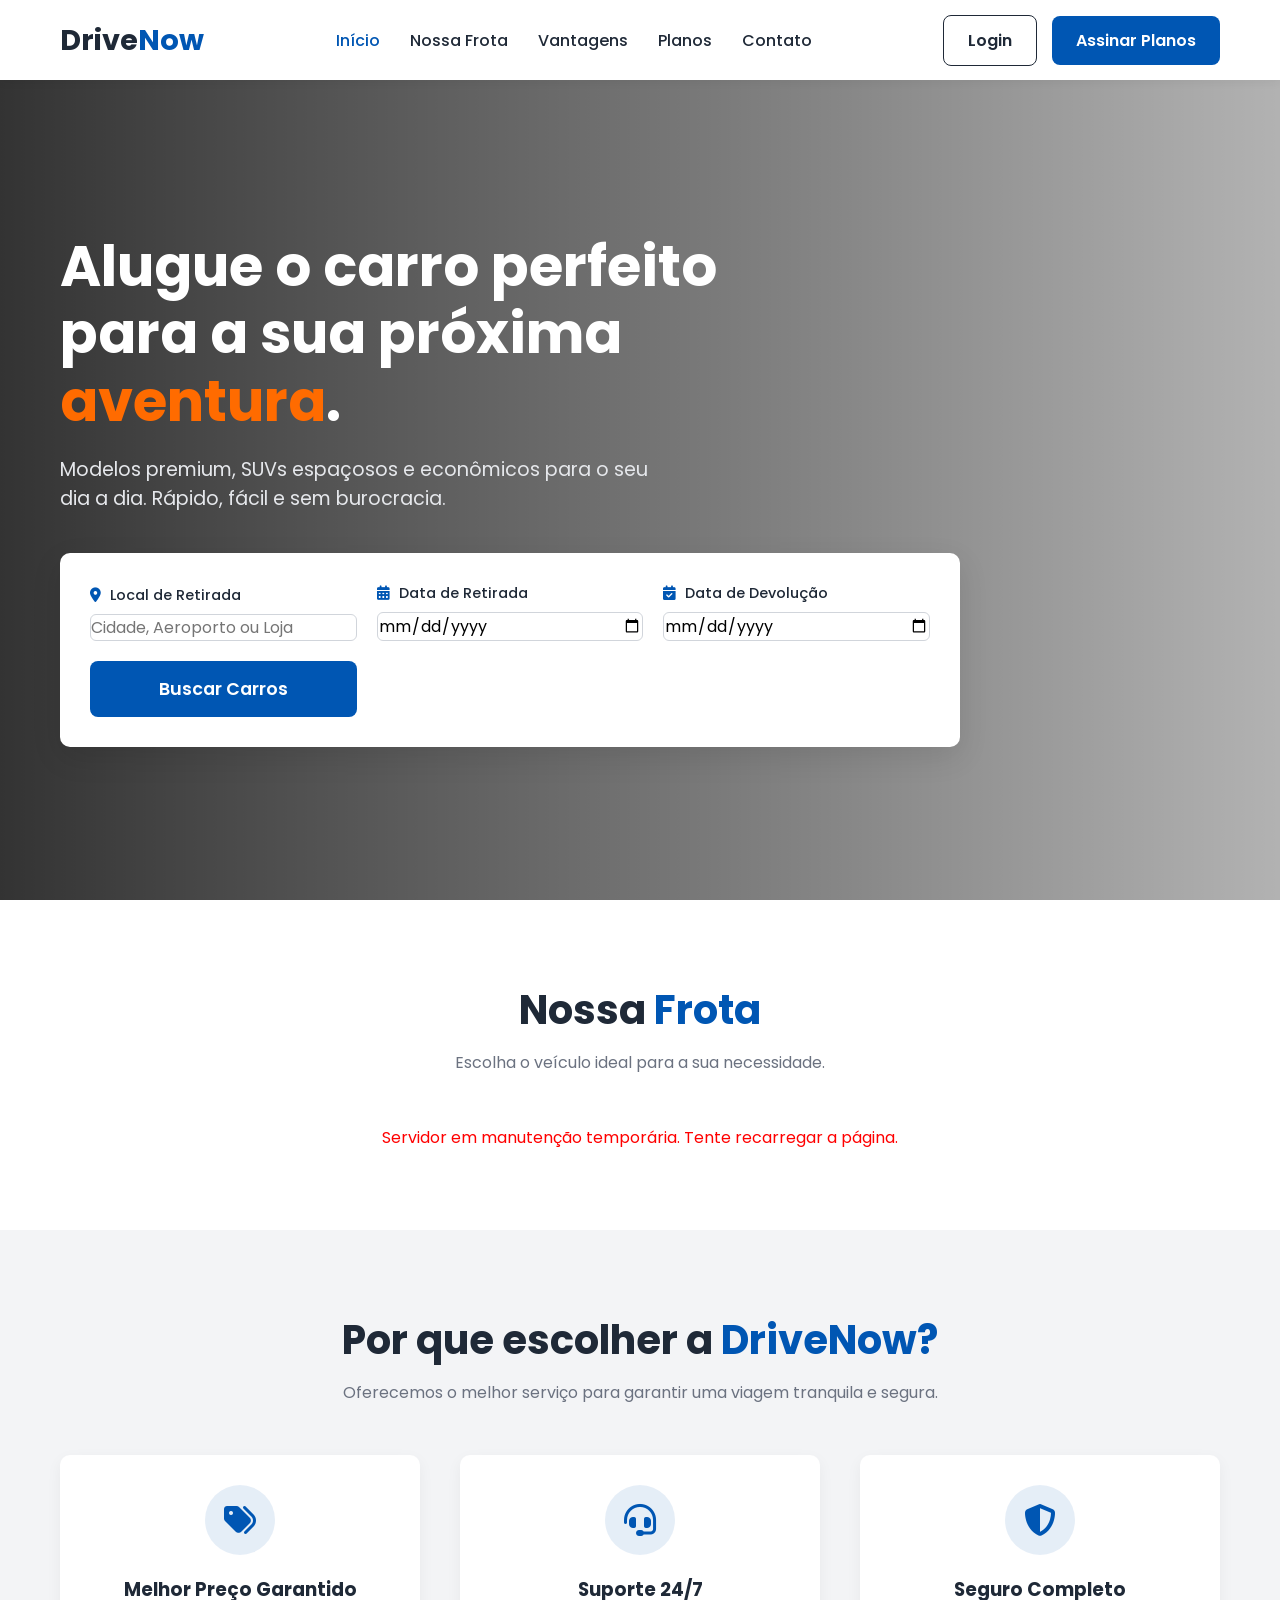
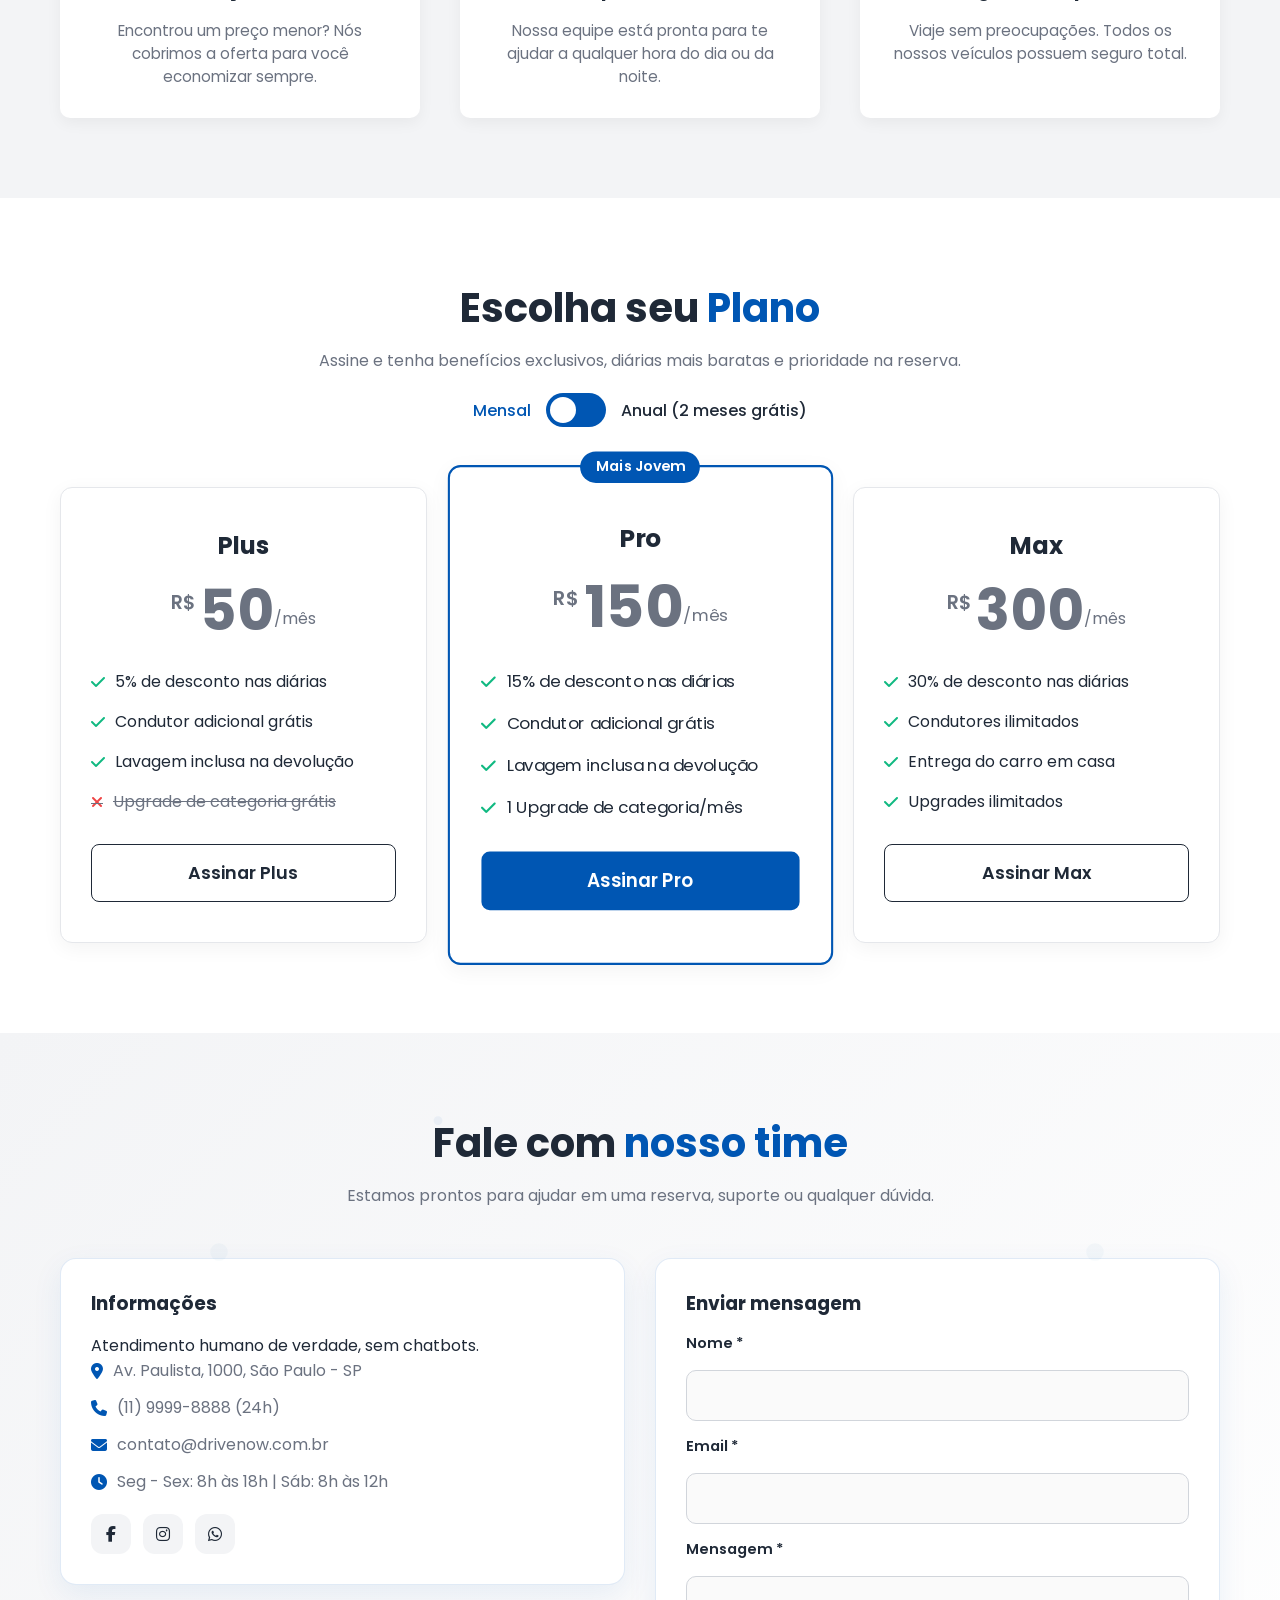
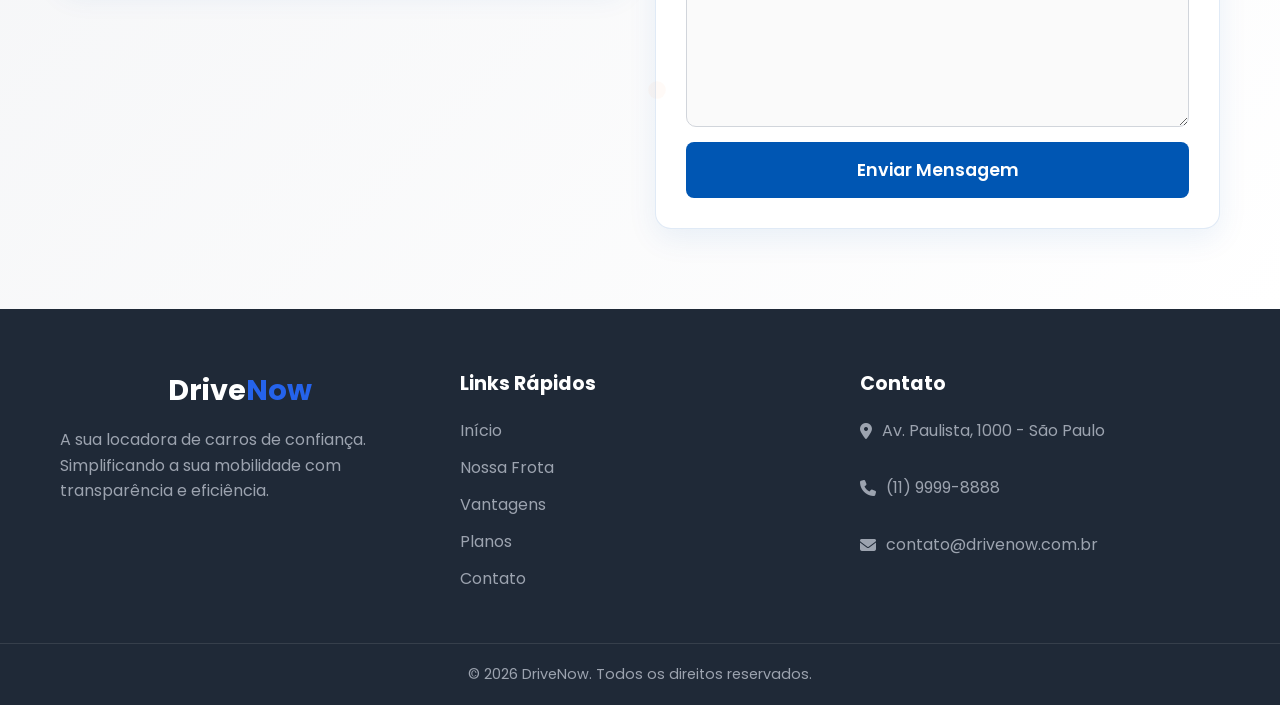
<file: frontend/index.html>
<!DOCTYPE html>
<html lang="pt-BR">
<head>
    <meta charset="UTF-8">
    <meta name="viewport" content="width=device-width, initial-scale=1.0">
    <title>DriveNow | Locadora de Carros</title>
    <link href="https://fonts.googleapis.com/css2?family=Poppins:wght@300;400;500;600;700&display=swap" rel="stylesheet">
    <link rel="stylesheet" href="https://cdnjs.cloudflare.com/ajax/libs/font-awesome/6.4.0/css/all.min.css">
    <link rel="stylesheet" href="style.css">
</head>
<body>

    <header id="header">
        <div class="container header-container">
            <a href="#" class="logo">Drive<span>Now</span></a>
            <nav class="navbar">
                <ul class="nav-links">
                    <li><a href="#home" class="active">Início</a></li>
                    <li><a href="#frota">Nossa Frota</a></li>
                    <li><a href="#vantagens">Vantagens</a></li>
                    <li><a href="#planos">Planos</a></li> 
                    <li><a href="#contato">Contato</a></li>
                    <li class="mobile-only"><a href="login.html">Login</a></li>
                    <li class="mobile-only"><a href="#planos">Assinar Plano</a></li>
                </ul>
            </nav>
            <div class="header-actions" id="auth-container">
                <a href="login.html" class="btn btn-outline">Login</a>
                <a href="#planos" class="btn btn-primary">Assinar Planos</a>
                <div class="menu-toggle"><i class="fas fa-bars"></i></div>
            </div>
        </div>
    </header>

    <section id="home" class="hero">
        <div class="container hero-content">
            <div class="hero-text">
                <h1>Alugue o carro perfeito para a sua próxima <span>aventura</span>.</h1>
                <p>Modelos premium, SUVs espaçosos e econômicos para o seu dia a dia. Rápido, fácil e sem burocracia.</p>
            </div>
            
            <div class="booking-form-container">
                <form id="booking-form" class="booking-form">
                    <div class="form-group">
                        <label><i class="fas fa-map-marker-alt"></i> Local de Retirada</label>
                        <input type="text" placeholder="Cidade, Aeroporto ou Loja" required>
                    </div>
                    <div class="form-group">
                        <label><i class="fas fa-calendar-alt"></i> Data de Retirada</label>
                        <input type="date" required>
                    </div>
                    <div class="form-group">
                        <label><i class="fas fa-calendar-check"></i> Data de Devolução</label>
                        <input type="date" required>
                    </div>
                    <button type="submit" class="btn btn-primary btn-block">Buscar Carros</button>
                </form>
            </div>
        </div>
    </section>

    <section id="frota" class="fleet section-padding">
        <div class="container">
            <div class="section-title">
                <h2>Nossa <span>Frota</span></h2>
                <p>Escolha o veículo ideal para a sua necessidade.</p>
            </div>
            
            <div id="fleet-container" class="grid-cards">
                </div>
        </div>
    </section>

    <section id="vantagens" class="features section-padding bg-light">
        <div class="container">
            <div class="section-title">
                <h2>Por que escolher a <span>DriveNow?</span></h2>
                <p>Oferecemos o melhor serviço para garantir uma viagem tranquila e segura.</p>
            </div>
            
            <div class="grid-features">
                <div class="feature-box">
                    <div class="feature-icon"><i class="fas fa-tags"></i></div>
                    <h3>Melhor Preço Garantido</h3>
                    <p>Encontrou um preço menor? Nós cobrimos a oferta para você economizar sempre.</p>
                </div>
                <div class="feature-box">
                    <div class="feature-icon"><i class="fas fa-headset"></i></div>
                    <h3>Suporte 24/7</h3>
                    <p>Nossa equipe está pronta para te ajudar a qualquer hora do dia ou da noite.</p>
                </div>
                <div class="feature-box">
                    <div class="feature-icon"><i class="fas fa-shield-alt"></i></div>
                    <h3>Seguro Completo</h3>
                    <p>Viaje sem preocupações. Todos os nossos veículos possuem seguro total.</p>
                </div>
            </div>
        </div>
    </section>

    <section id="planos" class="pricing section-padding">
        <div class="container">
            <div class="section-title">
                <h2>Escolha seu <span>Plano</span></h2>
                <p>Assine e tenha benefícios exclusivos, diárias mais baratas e prioridade na reserva.</p>
                
                <div class="pricing-toggle">
                    <span class="active" id="text-monthly">Mensal</span>
                    <label class="switch">
                        <input type="checkbox" id="toggle-pricing">
                        <span class="slider round"></span>
                    </label>
                    <span id="text-annual">Anual (2 meses grátis)</span>
                </div>
            </div>
            
            <div class="grid-pricing">
                <div class="pricing-card">
                    <h3>Plus</h3>
                    <div class="price">
                        <span class="currency">R$</span>
                        <span class="amount" data-monthly="50" data-annual="500">50</span>
                        <span class="period">/mês</span>
                    </div>
                    <ul class="plan-features">
                        <li><i class="fas fa-check"></i> 5% de desconto nas diárias</li>
                        <li><i class="fas fa-check"></i> Condutor adicional grátis</li>
                        <li><i class="fas fa-check"></i> Lavagem inclusa na devolução</li>
                        <li class="disabled"><i class="fas fa-times"></i> Upgrade de categoria grátis</li>
                    </ul>
                    <button class="btn btn-outline btn-block" onclick="checkLoginAndSubscribe('Plus')">Assinar Plus</button>
                </div>

                <div class="pricing-card popular">
                    <div class="badge">Mais Jovem</div>
                    <h3>Pro</h3>
                    <div class="price">
                        <span class="currency">R$</span>
                        <span class="amount" data-monthly="150" data-annual="1500">150</span>
                        <span class="period">/mês</span>
                    </div>
                    <ul class="plan-features">
                        <li><i class="fas fa-check"></i> 15% de desconto nas diárias</li>
                        <li><i class="fas fa-check"></i> Condutor adicional grátis</li>
                        <li><i class="fas fa-check"></i> Lavagem inclusa na devolução</li>
                        <li><i class="fas fa-check"></i> 1 Upgrade de categoria/mês</li>
                    </ul>
                    <button class="btn btn-primary btn-block" onclick="checkLoginAndSubscribe('Pro')">Assinar Pro</button>
                </div>

                <div class="pricing-card">
                    <h3>Max</h3>
                    <div class="price">
                        <span class="currency">R$</span>
                        <span class="amount" data-monthly="300" data-annual="3000">300</span>
                        <span class="period">/mês</span>
                    </div>
                    <ul class="plan-features">
                        <li><i class="fas fa-check"></i> 30% de desconto nas diárias</li>
                        <li><i class="fas fa-check"></i> Condutores ilimitados</li>
                        <li><i class="fas fa-check"></i> Entrega do carro em casa</li>
                        <li><i class="fas fa-check"></i> Upgrades ilimitados</li>
                    </ul>
                    <button class="btn btn-outline btn-block" onclick="checkLoginAndSubscribe('Max')">Assinar Max</button>
                </div>
            </div>
        </div>
    </section>

    <section id="contato" class="contact-section section-padding">
        <div class="container">
            <div class="section-title">
                <h2>Fale com <span>nosso time</span></h2>
                <p>Estamos prontos para ajudar em uma reserva, suporte ou qualquer dúvida.</p>
            </div>

            <div class="contact-simple-grid">
                <div class="contact-details-card">
                    <h3>Informações</h3>
                    <p>Atendimento humano de verdade, sem chatbots.</p>

                    <ul class="contact-list">
                        <li><i class="fas fa-map-marker-alt"></i> Av. Paulista, 1000, São Paulo - SP</li>
                        <li><i class="fas fa-phone"></i> (11) 9999-8888 (24h)</li>
                        <li><i class="fas fa-envelope"></i> contato@drivenow.com.br</li>
                        <li><i class="fas fa-clock"></i> Seg - Sex: 8h às 18h | Sáb: 8h às 12h</li>
                    </ul>

                    <div class="contact-socials">
                        <a href="#" aria-label="Facebook"><i class="fab fa-facebook-f"></i></a>
                        <a href="#" aria-label="Instagram"><i class="fab fa-instagram"></i></a>
                        <a href="#" aria-label="WhatsApp"><i class="fab fa-whatsapp"></i></a>
                    </div>
                </div>

                <div class="contact-form-card">
                    <h3>Enviar mensagem</h3>
                    <form id="contact-form" class="contact-form">
                        <div class="form-group">
                            <label for="contact-name">Nome *</label>
                            <input type="text" id="contact-name" name="name" required>
                        </div>
                        <div class="form-group">
                            <label for="contact-email">Email *</label>
                            <input type="email" id="contact-email" name="email" required>
                        </div>
                        <div class="form-group">
                            <label for="contact-message">Mensagem *</label>
                            <textarea id="contact-message" name="message" rows="5" required></textarea>
                        </div>
                        <button type="submit" class="btn btn-primary btn-block">Enviar Mensagem</button>
                        <div id="form-status" class="form-status"></div>
                    </form>
                </div>
            </div>
        </div>
    </section>

    <div id="rent-modal" class="modal-overlay">
        <div class="modal-content">
            <span class="close-btn" onclick="closeRentModal()">&times;</span>
            <h2 id="modal-car-name" style="margin-bottom: 10px; color: var(--primary-color);">Alugar Veículo</h2>
            <p style="margin-bottom: 20px; font-size: 14px; color: #666;">Preencha os dados abaixo para confirmar sua reserva.</p>
            
            <form id="confirm-rent-form">
                <input type="hidden" id="modal-car-id">
                <div class="form-group">
                    <label>Data de Retirada</label>
                    <input type="date" required style="width: 100%; padding: 10px; border: 1px solid #ccc; border-radius: 5px;">
                </div>
                <div class="form-group" style="margin-top: 15px;">
                    <label>Data de Devolução</label>
                    <input type="date" required style="width: 100%; padding: 10px; border: 1px solid #ccc; border-radius: 5px;">
                </div>
                <button type="submit" class="btn btn-primary btn-block" style="margin-top: 20px;">Confirmar Reserva</button>
            </form>
        </div>
    </div>
    <footer>
        <div class="container footer-content">
            <div class="footer-col">
                <a href="#" class="logo">Drive<span>Now</span></a>
                <p>A sua locadora de carros de confiança. Simplificando a sua mobilidade com transparência e eficiência.</p>
            </div>
            <div class="footer-col">
                <h4>Links Rápidos</h4>
                <ul>
                    <li><a href="#home">Início</a></li>
                    <li><a href="#frota">Nossa Frota</a></li>
                    <li><a href="#vantagens">Vantagens</a></li>
                    <li><a href="#planos">Planos</a></li>
                    <li><a href="#contato">Contato</a></li>
                </ul>
            </div>
            <div class="footer-col">
                <h4>Contato</h4>
                <ul class="contact-info">
                    <li><i class="fas fa-map-marker-alt"></i> Av. Paulista, 1000 - São Paulo</li>
                    <li><i class="fas fa-phone"></i> (11) 9999-8888</li>
                    <li><i class="fas fa-envelope"></i> contato@drivenow.com.br</li>
                </ul>
            </div>
        </div>
        <div class="footer-bottom">
            <p>&copy; 2026 DriveNow. Todos os direitos reservados.</p>
        </div>
    </footer>

    <script src="script.js"></script>
</body>
</html>
</file>
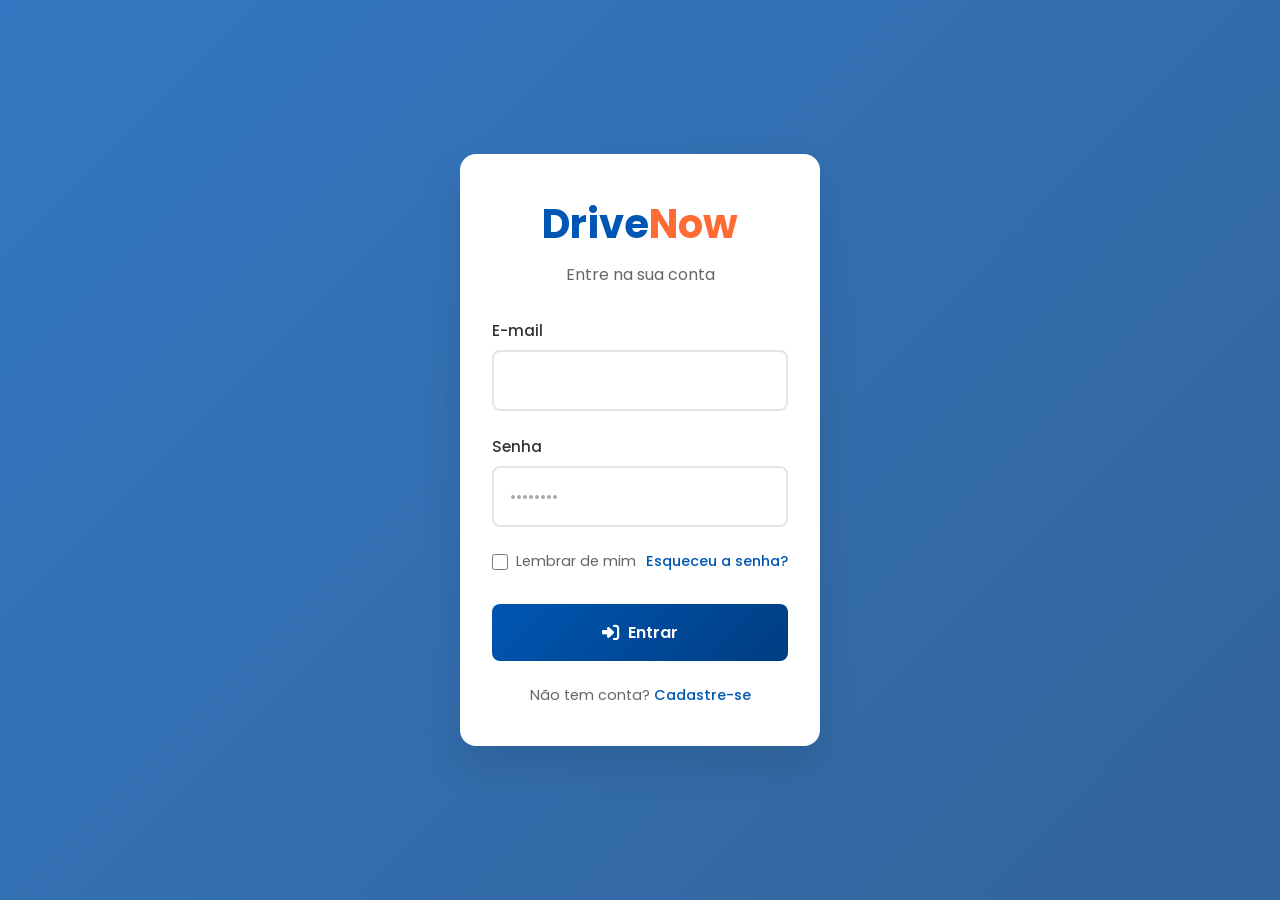
<file: frontend/admin.html>
<!DOCTYPE html>
<html lang="pt-BR">
<head>
    <meta charset="UTF-8">
    <meta name="viewport" content="width=device-width, initial-scale=1.0">
    <title>Painel Admin | DriveNow</title>
    <link href="https://fonts.googleapis.com/css2?family=Poppins:wght@300;400;500;600;700&display=swap" rel="stylesheet">
    <link rel="stylesheet" href="https://cdnjs.cloudflare.com/ajax/libs/font-awesome/6.4.0/css/all.min.css">
    <link rel="stylesheet" href="style.css"> <link rel="stylesheet" href="admin.css"> </head>
<body class="admin-body">

    <div class="admin-container">
        <aside class="sidebar">
            <div class="sidebar-header">
                <a href="index.html" class="logo">Drive<span>Now</span></a>
            </div>
            
            <ul class="sidebar-menu">
                <li class="active"><a href="#" data-target="sec-dashboard"><i class="fas fa-home"></i> Dashboard</a></li>
                <li><a href="#" data-target="sec-veiculos"><i class="fas fa-car"></i> Veículos</a></li>
                <li><a href="#" data-target="sec-locatarios"><i class="fas fa-user"></i> Locatários</a></li>
                <li><a href="#" data-target="sec-locacoes"><i class="fas fa-clipboard-list"></i> Locações</a></li>
                <li><a href="#" data-target="sec-financeiro"><i class="fas fa-money-bill-wave"></i> Financeiro</a></li>
                <li><a href="#" data-target="sec-manutencao"><i class="fas fa-wrench"></i> Manutenção</a></li>
                <li><a href="#" data-target="sec-relatorios"><i class="fas fa-chart-bar"></i> Relatórios</a></li>
                <li><a href="#" data-target="sec-contato"><i class="fas fa-envelope"></i> Contato</a></li>
                <li class="divider"></li>
                <li><a href="#" data-target="sec-config"><i class="fas fa-cog"></i> Configurações</a></li>
                <li><a href="#" onclick="adminLogout()"><i class="fas fa-sign-out-alt"></i> Deslogar</a></li>
            </ul>
        </aside>

        <main class="main-content">
            <header class="top-header">
                <div class="header-left">
                    <button class="hamburger" id="hamburger"><i class="fas fa-bars"></i></button>
                    <div class="header-title">
                        <h2 id="page-title">Dashboard Visão Geral</h2>
                    </div>
                </div>
                <div class="header-user">
                    <span id="admin-name">Olá, Admin</span>
                    <div class="avatar"><i class="fas fa-user-shield"></i></div>
                </div>
            </header>

            <!-- DASHBOARD -->
            <div id="sec-dashboard" class="admin-section" style="display: block;">
                <!-- Métricas Principais -->
                <div class="dashboard-metrics">
                    <div class="stat-card primary">
                        <div class="stat-info">
                            <h3>Reservas Ativas</h3>
                            <p class="number">12</p>
                            <span class="change positive">+8% vs ontem</span>
                        </div>
                        <div class="stat-icon"><i class="fas fa-key"></i></div>
                    </div>
                    <div class="stat-card success">
                        <div class="stat-info">
                            <h3>Veículos Disponíveis</h3>
                            <p class="number">24</p>
                            <span class="change neutral">de 32 total</span>
                        </div>
                        <div class="stat-icon"><i class="fas fa-car-side"></i></div>
                    </div>
                    <div class="stat-card warning">
                        <div class="stat-info">
                            <h3>Total de Clientes</h3>
                            <p class="number">156</p>
                            <span class="change positive">+12 este mês</span>
                        </div>
                        <div class="stat-icon"><i class="fas fa-users"></i></div>
                    </div>
                    <div class="stat-card info">
                        <div class="stat-info">
                            <h3>Faturamento (Mês)</h3>
                            <p class="number">R$ 18.450</p>
                            <span class="change positive">+15% vs mês anterior</span>
                        </div>
                        <div class="stat-icon"><i class="fas fa-dollar-sign"></i></div>
                    </div>
                </div>

                <!-- Gráficos e Análises -->
                <div class="dashboard-charts">
                    <div class="chart-container">
                        <h3>Receita Mensal</h3>
                        <div class="chart-placeholder">
                            <div class="chart-bar" style="height: 60%; background: var(--primary-color);"><span>R$ 18.4k</span></div>
                            <div class="chart-bar" style="height: 45%; background: var(--success-color);"><span>R$ 15.6k</span></div>
                            <div class="chart-bar" style="height: 80%; background: var(--warning-color);"><span>R$ 22.1k</span></div>
                            <div class="chart-bar" style="height: 35%; background: var(--danger-color);"><span>R$ 12.3k</span></div>
                            <div class="chart-bar" style="height: 70%; background: var(--primary-color);"><span>R$ 19.8k</span></div>
                            <div class="chart-bar" style="height: 55%; background: var(--success-color);"><span>R$ 16.2k</span></div>
                        </div>
                        <div class="chart-labels">
                            <span>Jan</span><span>Fev</span><span>Mar</span><span>Abr</span><span>Mai</span><span>Jun</span>
                        </div>
                    </div>

                    <div class="chart-container">
                        <h3>Utilização da Frota</h3>
                        <div class="pie-chart" title="Status atual da frota de veículos&#10;&#10;Disponíveis: 24 veículos (75%)&#10;- Sedans: 12&#10;- SUVs: 8&#10;- Hatchbacks: 4&#10;&#10;Em manutenção: 3 veículos (10%)&#10;- BMW X5 (Revisão)&#10;- Audi RS7 (Troca de óleo)&#10;- Volkswagen Polo (Pneus)&#10;&#10;Indisponíveis: 5 veículos (15%)&#10;- Reservados para eventos&#10;&#10;Total da frota: 32 veículos">
                            <div class="pie-segment" style="background: conic-gradient(var(--success-color) 0% 75%, var(--warning-color) 75% 85%, var(--danger-color) 85% 100%);">
                                <div class="pie-center">
                                    <span class="pie-percentage">75%</span>
                                    <span class="pie-label">Alugados</span>
                                </div>
                            </div>
                        </div>
                        <div class="chart-legend">
                            <div class="legend-item"><span class="legend-color" style="background: var(--success-color);"></span> Disponível (75%)</div>
                            <div class="legend-item"><span class="legend-color" style="background: var(--warning-color);"></span> Manutenção (10%)</div>
                            <div class="legend-item"><span class="legend-color" style="background: var(--danger-color);"></span> Indisponível (15%)</div>
                        </div>
                    </div>
                </div>

                <!-- Atividades Recentes -->
                <div class="recent-activities">
                    <div class="section-header">
                        <h3>Atividades Recentes</h3>
                        <button class="btn btn-outline">Ver Todas</button>
                    </div>
                    <div class="activity-list">
                        <div class="activity-item">
                            <div class="activity-icon success"><i class="fas fa-check-circle"></i></div>
                            <div class="activity-content">
                                <p><strong>João Silva</strong> alugou Audi RS7</p>
                                <span class="activity-time">há 2 horas</span>
                            </div>
                        </div>
                        <div class="activity-item">
                            <div class="activity-icon warning"><i class="fas fa-tools"></i></div>
                            <div class="activity-content">
                                <p>Manutenção agendada para BMW X5</p>
                                <span class="activity-time">há 4 horas</span>
                            </div>
                        </div>
                        <div class="activity-item">
                            <div class="activity-icon primary"><i class="fas fa-user-plus"></i></div>
                            <div class="activity-content">
                                <p>Novo cliente <strong>Maria Santos</strong> cadastrado</p>
                                <span class="activity-time">há 6 horas</span>
                            </div>
                        </div>
                        <div class="activity-item">
                            <div class="activity-icon danger"><i class="fas fa-exclamation-triangle"></i></div>
                            <div class="activity-content">
                                <p>Locação atrasada - Volkswagen Polo</p>
                                <span class="activity-time">há 8 horas</span>
                            </div>
                        </div>
                    </div>
                </div>

                <!-- Alertas e Notificações -->
                <div class="dashboard-alerts">
                    <div class="alert-card warning">
                        <i class="fas fa-exclamation-triangle"></i>
                        <div class="alert-content">
                            <h4>3 veículos com manutenção pendente</h4>
                            <p>Revisão preventiva necessária</p>
                        </div>
                        <button class="btn btn-sm">Ver Detalhes</button>
                    </div>
                    <div class="alert-card info">
                        <i class="fas fa-calendar-check"></i>
                        <div class="alert-content">
                            <h4>5 reservas para hoje</h4>
                            <p>Prepare os veículos</p>
                        </div>
                        <button class="btn btn-sm">Ver Agenda</button>
                    </div>
                </div>
            </div>

            <!-- VEÍCULOS -->
            <div id="sec-veiculos" class="admin-section" style="display: none;">
                <div class="section-header">
                    <h3>Gerenciar Veículos</h3>
                    <button class="btn btn-primary" onclick="openAddVehicleModal()" style="padding: 8px 20px;">+ Adicionar Veículo</button>
                </div>

                <!-- Estatísticas da Frota -->
                <div class="fleet-stats">
                    <div class="stat-mini">
                        <span class="stat-number">32</span>
                        <span class="stat-label">Total de Veículos</span>
                    </div>
                    <div class="stat-mini">
                        <span class="stat-number">24</span>
                        <span class="stat-label">Disponíveis</span>
                    </div>
                    <div class="stat-mini">
                        <span class="stat-number">5</span>
                        <span class="stat-label">Alugados</span>
                    </div>
                    <div class="stat-mini">
                        <span class="stat-number">3</span>
                        <span class="stat-label">Em Manutenção</span>
                    </div>
                </div>

                <div class="filter-bar">
                    <input type="text" id="vehicle-search" placeholder="Buscar veículo..." class="filter-input">
                    <select class="filter-select">
                        <option>Todos os Status</option>
                        <option>Disponível</option>
                        <option>Alugado</option>
                        <option>Manutenção</option>
                    </select>
                    <select class="filter-select">
                        <option>Todas as Categorias</option>
                        <option>Luxo</option>
                        <option>Executivo</option>
                        <option>Econômico</option>
                    </select>
                </div>
                <table class="data-table">
                    <thead>
                        <tr>
                            <th>ID</th>
                            <th>Veículo</th>
                            <th>Placa</th>
                            <th>Valor/Dia</th>
                            <th>Status</th>
                            <th>Ações</th>
                        </tr>
                    </thead>
                    <tbody id="vehicles-table-body">
                        <tr>
                            <td colspan="6" style="text-align:center;">Carregando lista de veículos...</td>
                        </tr>
                    </tbody>
                </table>
            </div>

            <!-- LOCATÁRIOS -->
            <div id="sec-locatarios" class="admin-section" style="display: none;">
                <div class="section-header">
                    <h3>Gerenciar Locatários</h3>
                    <button class="btn btn-primary" onclick="openAddClientModal()" style="padding: 8px 20px;">+ Adicionar Cliente</button>
                </div>
                <div class="filter-bar">
                    <input type="text" id="client-search" placeholder="Buscar por email ou nome..." class="filter-input">
                    <select class="filter-select">
                        <option>Todos os Planos</option>
                        <option>Plus</option>
                        <option>Pro</option>
                        <option>Max</option>
                    </select>
                </div>
                <div class="client-stats">
                    <div class="stat-mini">
                        <span class="stat-number">156</span>
                        <span class="stat-label">Total de Clientes</span>
                    </div>
                    <div class="stat-mini">
                        <span class="stat-number">89</span>
                        <span class="stat-label">Clientes Ativos</span>
                    </div>
                    <div class="stat-mini">
                        <span class="stat-number">67</span>
                        <span class="stat-label">Novos este mês</span>
                    </div>
                    <div class="stat-mini">
                        <span class="stat-number">4.2</span>
                        <span class="stat-label">Média de Locações</span>
                    </div>
                </div>

                <!-- Distribuição de Planos -->
                <div class="plan-distribution">
                    <h4>Distribuição por Plano</h4>
                    <div class="plan-bars">
                        <div class="plan-bar">
                            <span class="plan-name">Plus</span>
                            <div class="bar-container">
                                <div class="bar-fill" style="width: 35%; background: var(--warning-color);"></div>
                            </div>
                            <span class="plan-percentage">35%</span>
                        </div>
                        <div class="plan-bar">
                            <span class="plan-name">Pro</span>
                            <div class="bar-container">
                                <div class="bar-fill" style="width: 45%; background: var(--primary-color);"></div>
                            </div>
                            <span class="plan-percentage">45%</span>
                        </div>
                        <div class="plan-bar">
                            <span class="plan-name">Max</span>
                            <div class="bar-container">
                                <div class="bar-fill" style="width: 20%; background: var(--success-color);"></div>
                            </div>
                            <span class="plan-percentage">20%</span>
                        </div>
                    </div>
                </div>
                <table class="data-table">
                    <thead>
                        <tr>
                            <th>ID</th>
                            <th>Nome/Email</th>
                            <th>Plano</th>
                            <th>Data Cadastro</th>
                            <th>Locações</th>
                            <th>Status</th>
                            <th>Ações</th>
                        </tr>
                    </thead>
                    <tbody>
                        <tr>
                            <td>#C001</td>
                            <td>João Silva<br><small>joao@email.com</small></td>
                            <td><span class="badge badge-pro">Pro</span></td>
                            <td>15/01/2026</td>
                            <td>5</td>
                            <td><span class="status active">Ativo</span></td>
                            <td><button class="btn-action" title="Ver Detalhes" onclick="viewClientDetails('C001')"><i class="fas fa-eye"></i></button> <button class="btn-action" title="Editar" onclick="editClient('C001')"><i class="fas fa-edit"></i></button></td>
                        </tr>
                        <tr>
                            <td>#C002</td>
                            <td>Maria Santos<br><small>maria@email.com</small></td>
                            <td><span class="badge badge-plus">Plus</span></td>
                            <td>20/02/2026</td>
                            <td>2</td>
                            <td><span class="status active">Ativo</span></td>
                            <td><button class="btn-action" title="Ver Detalhes" onclick="viewClientDetails('C002')"><i class="fas fa-eye"></i></button> <button class="btn-action" title="Editar" onclick="editClient('C002')"><i class="fas fa-edit"></i></button></td>
                        </tr>
                        <tr>
                            <td>#C003</td>
                            <td>Carlos Oliveira<br><small>carlos@email.com</small></td>
                            <td><span class="badge badge-max">Max</span></td>
                            <td>10/03/2026</td>
                            <td>12</td>
                            <td><span class="status active">Ativo</span></td>
                            <td><button class="btn-action" title="Ver Detalhes" onclick="viewClientDetails('C003')"><i class="fas fa-eye"></i></button> <button class="btn-action" title="Editar" onclick="editClient('C003')"><i class="fas fa-edit"></i></button></td>
                        </tr>
                        <tr>
                            <td>#C004</td>
                            <td>Ana Costa<br><small>ana@email.com</small></td>
                            <td><span class="badge badge-plus">Plus</span></td>
                            <td>05/03/2026</td>
                            <td>1</td>
                            <td><span class="status pending">Pendente</span></td>
                            <td><button class="btn-action" title="Ver Detalhes" onclick="viewClientDetails('C004')"><i class="fas fa-eye"></i></button> <button class="btn-action" title="Editar" onclick="editClient('C004')"><i class="fas fa-edit"></i></button></td>
                        </tr>
                    </tbody>
                </table>
            </div>

            <!-- LOCAÇÕES -->
            <div id="sec-locacoes" class="admin-section" style="display: none;">
                <div class="section-header">
                    <h3>Gerenciar Locações</h3>
                    <button class="btn btn-primary" onclick="openNewReservationModal()" style="padding: 8px 20px;">+ Nova Locação</button>
                </div>
                <div class="filter-bar">
                    <input type="text" id="reservation-search" placeholder="Buscar por veículo ou cliente..." class="filter-input">
                    <select class="filter-select">
                        <option>Todos os Status</option>
                        <option>Em Andamento</option>
                        <option>Concluído</option>
                        <option>Cancelado</option>
                        <option>Pendente</option>
                    </select>
                    <input type="date" class="filter-input" placeholder="Data inicial">
                    <input type="date" class="filter-input" placeholder="Data final">
                    <select class="filter-select">
                        <option>Todas as Categorias</option>
                        <option>Luxo</option>
                        <option>Executivo</option>
                        <option>Econômico</option>
                    </select>
                </div>
                <div class="reservation-stats">
                    <div class="stat-mini">
                        <span class="stat-number">12</span>
                        <span class="stat-label">Ativas</span>
                    </div>
                    <div class="stat-mini">
                        <span class="stat-number">45</span>
                        <span class="stat-label">Este mês</span>
                    </div>
                    <div class="stat-mini">
                        <span class="stat-number">3</span>
                        <span class="stat-label">Atrasadas</span>
                    </div>
                    <div class="stat-mini">
                        <span class="stat-number">R$ 15.2k</span>
                        <span class="stat-label">Receita Pendente</span>
                    </div>
                </div>
                <table class="data-table">
                    <thead>
                        <tr>
                            <th>ID Locação</th>
                            <th>Veículo</th>
                            <th>Cliente</th>
                            <th>Período</th>
                            <th>Valor</th>
                            <th>Status</th>
                            <th>Ações</th>
                        </tr>
                    </thead>
                    <tbody>
                        <tr>
                            <td>#LOC001</td>
                            <td>Audi RS7</td>
                            <td>João Silva</td>
                            <td>30/03 - 02/04</td>
                            <td>R$ 1.350,00</td>
                            <td><span class="status active">Em Andamento</span></td>
                            <td>
                                <button class="btn-action" title="Editar" onclick="editReservation('LOC001')"><i class="fas fa-edit"></i></button>
                                <button class="btn-action" title="Finalizar" onclick="completeReservation('LOC001')"><i class="fas fa-check"></i></button>
                                <button class="btn-action" title="Cancelar" onclick="cancelReservation('LOC001')"><i class="fas fa-times"></i></button>
                            </td>
                        </tr>
                        <tr>
                            <td>#LOC002</td>
                            <td>Range Rover</td>
                            <td>Maria Santos</td>
                            <td>28/03 - 30/03</td>
                            <td>R$ 1.040,00</td>
                            <td><span class="status completed">Concluído</span></td>
                            <td>
                                <button class="btn-action" title="Ver Detalhes" onclick="viewReservationDetails('LOC002')"><i class="fas fa-eye"></i></button>
                                <button class="btn-action" title="Recibo" onclick="generateReceipt('LOC002')"><i class="fas fa-file-pdf"></i></button>
                            </td>
                        </tr>
                        <tr>
                            <td>#LOC003</td>
                            <td>BMW X5</td>
                            <td>Carlos Oliveira</td>
                            <td>01/04 - 05/04</td>
                            <td>R$ 1.520,00</td>
                            <td><span class="status pending">Pendente</span></td>
                            <td>
                                <button class="btn-action" title="Confirmar" onclick="confirmReservation('LOC003')"><i class="fas fa-check-circle"></i></button>
                                <button class="btn-action" title="Editar" onclick="editReservation('LOC003')"><i class="fas fa-edit"></i></button>
                            </td>
                        </tr>
                        <tr>
                            <td>#LOC004</td>
                            <td>Volkswagen Polo</td>
                            <td>Ana Costa</td>
                            <td>25/03 - 27/03</td>
                            <td>R$ 360,00</td>
                            <td><span class="status completed">Concluído</span></td>
                            <td>
                                <button class="btn-action" title="Ver Detalhes" onclick="viewReservationDetails('LOC004')"><i class="fas fa-eye"></i></button>
                                <button class="btn-action" title="Recibo" onclick="generateReceipt('LOC004')"><i class="fas fa-file-pdf"></i></button>
                            </td>
                        </tr>
                    </tbody>
                </table>
            </div>

            <!-- FINANCEIRO -->
            <div id="sec-financeiro" class="admin-section" style="display: none;">
                <div class="section-header">
                    <h3>Relatório Financeiro</h3>
                </div>
                <div class="financial-cards">
                    <div class="financial-card" title="Receita total do mês atual: R$ 18.450,00&#10;Comparado ao mês anterior: +12%&#10;Meta mensal: R$ 20.000,00&#10;Projeção para final do mês: R$ 22.000,00">
                        <h4>Receita Total (Mês)</h4>
                        <p class="amount">R$ 18.450,00</p>
                        <span class="change positive">+12% vs mês anterior</span>
                    </div>
                    <div class="financial-card" title="Valor total pendente de recebimento: R$ 2.100,00&#10;Número de locações pendentes: 3&#10;Clientes com pendências: João Silva, Maria Santos, Pedro Costa&#10;Data limite mais próxima: 15/04/2026">
                        <h4>Receita Pendente</h4>
                        <p class="amount">R$ 2.100,00</p>
                        <span class="change neutral">3 pendências</span>
                    </div>
                    <div class="financial-card" title="Valor médio por locação: R$ 1.234,00&#10;Total de locações este mês: 15&#10;Locação mais cara: R$ 2.500,00 (BMW X5)&#10;Locação mais barata: R$ 450,00 (Fiat Uno)">
                        <h4>Ticket Médio</h4>
                        <p class="amount">R$ 1.234,00</p>
                        <span class="change neutral">Por locação</span>
                    </div>
                </div>
                <table class="data-table">
                    <thead>
                        <tr>
                            <th>ID</th>
                            <th>Locação</th>
                            <th>Valor</th>
                            <th>Data</th>
                            <th>Método</th>
                            <th>Status</th>
                        </tr>
                    </thead>
                    <tbody>
                        <tr>
                            <td>#PG001</td>
                            <td>#LOC001</td>
                            <td>R$ 1.350,00</td>
                            <td>30/03/2026</td>
                            <td>Débito</td>
                            <td><span class="status active">Pago</span></td>
                        </tr>
                        <tr>
                            <td>#PG002</td>
                            <td>#LOC002</td>
                            <td>R$ 1.040,00</td>
                            <td>28/03/2026</td>
                            <td>Crédito</td>
                            <td><span class="status active">Pago</span></td>
                        </tr>
                    </tbody>
                </table>
            </div>

            <!-- MANUTENÇÃO -->
            <div id="sec-manutencao" class="admin-section" style="display: none;">
                <div class="section-header">
                    <h3>Manutenção de Veículos</h3>
                    <button class="btn btn-primary" onclick="openAddMaintenanceModal()" style="padding: 8px 20px;">+ Nova Manutenção</button>
                </div>
                <div class="maintenance-overview">
                    <div class="overview-card">
                        <h4>Veículos em Manutenção</h4>
                        <span class="overview-number">3</span>
                    </div>
                    <div class="overview-card">
                        <h4>Manutenções este mês</h4>
                        <span class="overview-number">8</span>
                    </div>
                    <div class="overview-card">
                        <h4>Custo médio</h4>
                        <span class="overview-number">R$ 450</span>
                    </div>
                </div>
                <div class="filter-bar">
                    <select class="filter-select">
                        <option>Todos os Tipos</option>
                        <option>Revisão</option>
                        <option>Reparo</option>
                        <option>Substituição</option>
                        <option>Lavagem</option>
                    </select>
                    <select class="filter-select">
                        <option>Todos os Status</option>
                        <option>Em Andamento</option>
                        <option>Concluído</option>
                        <option>Atrasado</option>
                    </select>
                </div>
                <table class="data-table">
                    <thead>
                        <tr>
                            <th>ID</th>
                            <th>Veículo</th>
                            <th>Tipo</th>
                            <th>Data Início</th>
                            <th>Previsão</th>
                            <th>Custo</th>
                            <th>Status</th>
                            <th>Ações</th>
                        </tr>
                    </thead>
                    <tbody>
                        <tr>
                            <td>#MNT001</td>
                            <td>BMW X5</td>
                            <td>Revisão</td>
                            <td>25/03/2026</td>
                            <td>02/04/2026</td>
                            <td>R$ 850,00</td>
                            <td><span class="status pending">Em Progresso</span></td>
                            <td>
                                <button class="btn-action" title="Editar" onclick="editMaintenance('MNT001')"><i class="fas fa-edit"></i></button>
                                <button class="btn-action" title="Finalizar" onclick="completeMaintenance('MNT001')"><i class="fas fa-check"></i></button>
                            </td>
                        </tr>
                        <tr>
                            <td>#MNT002</td>
                            <td>Audi RS7</td>
                            <td>Reparo</td>
                            <td>20/03/2026</td>
                            <td>25/03/2026</td>
                            <td>R$ 1.200,00</td>
                            <td><span class="status completed">Concluído</span></td>
                            <td>
                                <button class="btn-action" title="Ver Detalhes" onclick="viewMaintenanceDetails('MNT002')"><i class="fas fa-eye"></i></button>
                                <button class="btn-action" title="Recibo" onclick="generateMaintenanceReceipt('MNT002')"><i class="fas fa-file-pdf"></i></button>
                            </td>
                        </tr>
                        <tr>
                            <td>#MNT003</td>
                            <td>Range Rover</td>
                            <td>Substituição</td>
                            <td>28/03/2026</td>
                            <td>05/04/2026</td>
                            <td>R$ 2.500,00</td>
                            <td><span class="status active">Aguardando Peças</span></td>
                            <td>
                                <button class="btn-action" title="Editar" onclick="editMaintenance('MNT003')"><i class="fas fa-edit"></i></button>
                                <button class="btn-action" title="Atualizar Status" onclick="updateMaintenanceStatus('MNT003')"><i class="fas fa-clock"></i></button>
                            </td>
                        </tr>
                    </tbody>
                </table>
            </div>

            <!-- RELATÓRIOS -->
            <div id="sec-relatorios" class="admin-section" style="display: none;">
                <div class="section-header">
                    <h3>Relatórios</h3>
                </div>
                <div class="reports-grid">
                    <div class="report-card">
                        <i class="fas fa-chart-line"></i>
                        <h4>Desempenho Mensal</h4>
                        <p>Ver gráficos de receita e utilizações</p>
                        <button class="btn btn-primary btn-sm" onclick="generateReport('monthly')">Gerar</button>
                    </div>
                    <div class="report-card">
                        <i class="fas fa-users"></i>
                        <h4>Análise de Clientes</h4>
                        <p>Dados demográficos e preferências</p>
                        <button class="btn btn-primary btn-sm" onclick="generateReport('clients')">Gerar</button>
                    </div>
                    <div class="report-card">
                        <i class="fas fa-car"></i>
                        <h4>Frota</h4>
                        <p>Utilização e disponibilidade</p>
                        <button class="btn btn-primary btn-sm" onclick="generateReport('fleet')">Gerar</button>
                    </div>
                    <div class="report-card">
                        <i class="fas fa-file-pdf"></i>
                        <h4>Exportar Dados</h4>
                        <p>Baixar relatórios em PDF/Excel</p>
                        <button class="btn btn-primary btn-sm" onclick="exportData()">Exportar</button>
                    </div>
                </div>
            </div>

            <!-- CONFIGURAÇÕES -->
            <div id="sec-config" class="admin-section" style="display: none;">
                <div class="section-header">
                    <h3>Configurações do Sistema</h3>
                    <div class="header-actions">
                        <button class="btn btn-outline" onclick="resetSettings()">
                            <i class="fas fa-undo"></i> Restaurar Padrões
                        </button>
                        <button class="btn btn-primary" onclick="saveSettings()">
                            <i class="fas fa-save"></i> Salvar Alterações
                        </button>
                    </div>
                </div>

                <!-- Sistema de Abas para Configurações -->
                <div class="settings-tabs">
                    <button class="settings-tab active" data-tab="general">
                        <i class="fas fa-cogs"></i> Geral
                    </button>
                    <button class="settings-tab" data-tab="financial">
                        <i class="fas fa-dollar-sign"></i> Financeiro
                    </button>
                    <button class="settings-tab" data-tab="notifications">
                        <i class="fas fa-bell"></i> Notificações
                    </button>
                    <button class="settings-tab" data-tab="security">
                        <i class="fas fa-shield-alt"></i> Segurança
                    </button>
                    <button class="settings-tab" data-tab="integrations">
                        <i class="fas fa-plug"></i> Integrações
                    </button>
                </div>

                <!-- Aba Geral -->
                <div id="tab-general" class="settings-content active">
                    <div class="settings-card">
                        <h4><i class="fas fa-building"></i> Informações da Empresa</h4>
                        <div class="settings-grid">
                            <div class="setting-item">
                                <label>Nome da Empresa</label>
                                <input type="text" value="DriveNow Locadora" class="setting-input">
                            </div>
                            <div class="setting-item">
                                <label>CNPJ</label>
                                <input type="text" value="12.345.678/0001-90" class="setting-input" placeholder="00.000.000/0000-00">
                            </div>
                            <div class="setting-item">
                                <label>Telefone</label>
                                <input type="tel" value="(11) 99999-9999" class="setting-input">
                            </div>
                            <div class="setting-item">
                                <label>Email Principal</label>
                                <input type="email" value="contato@drivenow.com" class="setting-input">
                            </div>
                            <div class="setting-item full-width">
                                <label>Endereço</label>
                                <input type="text" value="Rua das Locações, 123 - São Paulo/SP" class="setting-input">
                            </div>
                        </div>
                    </div>

                    <div class="settings-card">
                        <h4><i class="fas fa-clock"></i> Horário de Funcionamento</h4>
                        <div class="settings-grid">
                            <div class="setting-item">
                                <label>Horário Abertura</label>
                                <input type="time" value="08:00" class="setting-input">
                            </div>
                            <div class="setting-item">
                                <label>Horário Fechamento</label>
                                <input type="time" value="18:00" class="setting-input">
                            </div>
                            <div class="setting-item">
                                <label>Fuso Horário</label>
                                <select class="setting-input">
                                    <option value="America/Sao_Paulo" selected>America/São Paulo (GMT-3)</option>
                                    <option value="America/Rio_Branco">America/Rio Branco (GMT-5)</option>
                                </select>
                            </div>
                        </div>
                        <div class="setting-item checkbox">
                            <input type="checkbox" id="weekends" checked>
                            <label for="weekends">Funcionamento aos finais de semana</label>
                        </div>
                    </div>
                </div>

                <!-- Aba Financeiro -->
                <div id="tab-financial" class="settings-content">
                    <div class="settings-card">
                        <h4><i class="fas fa-calculator"></i> Taxas e Valores</h4>
                        <div class="settings-grid">
                            <div class="setting-item">
                                <label>Taxa de Comissão (%)</label>
                                <input type="number" value="15" min="0" max="50" step="0.5" class="setting-input">
                                <small>Porcentagem sobre cada locação</small>
                            </div>
                            <div class="setting-item">
                                <label>Multa por Atraso (R$/dia)</label>
                                <input type="number" value="50" min="0" step="5" class="setting-input">
                                <small>Valor cobrado por dia de atraso</small>
                            </div>
                            <div class="setting-item">
                                <label>Taxa de Cancelamento (%)</label>
                                <input type="number" value="10" min="0" max="100" class="setting-input">
                                <small>Taxa aplicada em cancelamentos</small>
                            </div>
                            <div class="setting-item">
                                <label>Valor Mínimo de Locação (R$)</label>
                                <input type="number" value="100" min="0" step="10" class="setting-input">
                            </div>
                        </div>
                    </div>

                    <div class="settings-card">
                        <h4><i class="fas fa-credit-card"></i> Formas de Pagamento</h4>
                        <div class="payment-methods">
                            <div class="setting-item checkbox">
                                <input type="checkbox" id="credit" checked>
                                <label for="credit">Cartão de Crédito</label>
                            </div>
                            <div class="setting-item checkbox">
                                <input type="checkbox" id="debit" checked>
                                <label for="debit">Cartão de Débito</label>
                            </div>
                            <div class="setting-item checkbox">
                                <input type="checkbox" id="pix" checked>
                                <label for="pix">PIX</label>
                            </div>
                            <div class="setting-item checkbox">
                                <input type="checkbox" id="boleto">
                                <label for="boleto">Boleto Bancário</label>
                            </div>
                            <div class="setting-item checkbox">
                                <input type="checkbox" id="transfer">
                                <label for="transfer">Transferência Bancária</label>
                            </div>
                        </div>
                    </div>
                </div>

                <!-- Aba Notificações -->
                <div id="tab-notifications" class="settings-content">
                    <div class="settings-card">
                        <h4><i class="fas fa-envelope"></i> Configurações de Email</h4>
                        <div class="settings-grid">
                            <div class="setting-item">
                                <label>SMTP Server</label>
                                <input type="text" value="smtp.gmail.com" class="setting-input">
                            </div>
                            <div class="setting-item">
                                <label>Porta SMTP</label>
                                <input type="number" value="587" class="setting-input">
                            </div>
                            <div class="setting-item">
                                <label>Email Remetente</label>
                                <input type="email" value="admin@drivenow.com" class="setting-input">
                            </div>
                            <div class="setting-item">
                                <label>Senha do Email</label>
                                <input type="password" value="••••••••" class="setting-input">
                            </div>
                        </div>
                        <button class="btn btn-outline btn-sm" onclick="testEmailConnection()">
                            <i class="fas fa-test-tube"></i> Testar Conexão
                        </button>
                    </div>

                    <div class="settings-card">
                        <h4><i class="fas fa-bell"></i> Tipos de Notificação</h4>
                        <div class="notification-settings">
                            <div class="notification-item">
                                <div class="notification-info">
                                    <h5>Nova Reserva</h5>
                                    <p>Notificar quando um cliente faz uma reserva</p>
                                </div>
                                <div class="notification-controls">
                                    <input type="checkbox" id="notify-reservation" checked>
                                    <select class="setting-input small">
                                        <option>Email + Push</option>
                                        <option>Apenas Email</option>
                                        <option>Apenas Push</option>
                                    </select>
                                </div>
                            </div>
                            <div class="notification-item">
                                <div class="notification-info">
                                    <h5>Cancelamento</h5>
                                    <p>Notificar quando uma reserva é cancelada</p>
                                </div>
                                <div class="notification-controls">
                                    <input type="checkbox" id="notify-cancel" checked>
                                    <select class="setting-input small">
                                        <option>Email + Push</option>
                                        <option>Apenas Email</option>
                                    </select>
                                </div>
                            </div>
                            <div class="notification-item">
                                <div class="notification-info">
                                    <h5>Atraso na Devolução</h5>
                                    <p>Alertar sobre veículos não devolvidos no prazo</p>
                                </div>
                                <div class="notification-controls">
                                    <input type="checkbox" id="notify-delay" checked>
                                    <select class="setting-input small">
                                        <option>Email + Push</option>
                                        <option>Apenas Email</option>
                                    </select>
                                </div>
                            </div>
                        </div>
                    </div>
                </div>

                <!-- Aba Segurança -->
                <div id="tab-security" class="settings-content">
                    <div class="settings-card">
                        <h4><i class="fas fa-lock"></i> Políticas de Senha</h4>
                        <div class="settings-grid">
                            <div class="setting-item">
                                <label>Comprimento Mínimo</label>
                                <input type="number" value="8" min="6" max="20" class="setting-input">
                            </div>
                            <div class="setting-item">
                                <label>Expirar Senha (dias)</label>
                                <input type="number" value="90" min="30" class="setting-input">
                            </div>
                        </div>
                        <div class="password-requirements">
                            <div class="setting-item checkbox">
                                <input type="checkbox" id="require-uppercase" checked>
                                <label for="require-uppercase">Exigir letra maiúscula</label>
                            </div>
                            <div class="setting-item checkbox">
                                <input type="checkbox" id="require-lowercase" checked>
                                <label for="require-lowercase">Exigir letra minúscula</label>
                            </div>
                            <div class="setting-item checkbox">
                                <input type="checkbox" id="require-numbers" checked>
                                <label for="require-numbers">Exigir números</label>
                            </div>
                            <div class="setting-item checkbox">
                                <input type="checkbox" id="require-special" checked>
                                <label for="require-special">Exigir caracteres especiais</label>
                            </div>
                        </div>
                    </div>

                    <div class="settings-card">
                        <h4><i class="fas fa-user-shield"></i> Controle de Acesso</h4>
                        <div class="access-control">
                            <div class="setting-item">
                                <label>Tempo de Sessão (minutos)</label>
                                <input type="number" value="60" min="15" class="setting-input">
                            </div>
                            <div class="setting-item checkbox">
                                <input type="checkbox" id="two-factor" checked>
                                <label for="two-factor">Exigir autenticação de dois fatores</label>
                            </div>
                            <div class="setting-item checkbox">
                                <input type="checkbox" id="ip-restriction">
                                <label for="ip-restriction">Restringir acesso por IP</label>
                            </div>
                        </div>
                    </div>
                </div>

                <!-- Aba Integrações -->
                <div id="tab-integrations" class="settings-content">
                    <div class="settings-card">
                        <h4><i class="fas fa-plug"></i> APIs e Integrações</h4>
                        <div class="integration-item">
                            <div class="integration-header">
                                <div class="integration-info">
                                    <i class="fab fa-whatsapp"></i>
                                    <div>
                                        <h5>WhatsApp Business API</h5>
                                        <p>Envio de notificações via WhatsApp</p>
                                    </div>
                                </div>
                                <div class="integration-status">
                                    <span class="status active">Conectado</span>
                                    <button class="btn btn-outline btn-sm">Configurar</button>
                                </div>
                            </div>
                        </div>

                        <div class="integration-item">
                            <div class="integration-header">
                                <div class="integration-info">
                                    <i class="fas fa-credit-card"></i>
                                    <div>
                                        <h5>Gateway de Pagamento</h5>
                                        <p>Processamento de pagamentos online</p>
                                    </div>
                                </div>
                                <div class="integration-status">
                                    <span class="status active">Mercado Pago</span>
                                    <button class="btn btn-outline btn-sm">Configurar</button>
                                </div>
                            </div>
                        </div>

                        <div class="integration-item">
                            <div class="integration-header">
                                <div class="integration-info">
                                    <i class="fas fa-map-marked-alt"></i>
                                    <div>
                                        <h5>Google Maps API</h5>
                                        <p>Integração com mapas e localização</p>
                                    </div>
                                </div>
                                <div class="integration-status">
                                    <span class="status inactive">Desconectado</span>
                                    <button class="btn btn-primary btn-sm">Conectar</button>
                                </div>
                            </div>
                        </div>
                    </div>

                    <div class="settings-card">
                        <h4><i class="fas fa-database"></i> Backup e Sincronização</h4>
                        <div class="backup-settings">
                            <div class="setting-item">
                                <label>Frequência de Backup</label>
                                <select class="setting-input">
                                    <option value="daily" selected>Diário</option>
                                    <option value="weekly">Semanal</option>
                                    <option value="monthly">Mensal</option>
                                </select>
                            </div>
                            <div class="setting-item">
                                <label>Local de Armazenamento</label>
                                <select class="setting-input">
                                    <option value="local" selected>Local</option>
                                    <option value="cloud">Nuvem</option>
                                    <option value="both">Ambos</option>
                                </select>
                            </div>
                            <button class="btn btn-outline" onclick="runBackup()">
                                <i class="fas fa-download"></i> Executar Backup Agora
                            </button>
                        </div>
                    </div>
                </div>

                <!-- Status de Salvamento -->
                <div class="save-status" id="save-status">
                    <i class="fas fa-check-circle"></i>
                    <span>Configurações salvas com sucesso!</span>
                </div>
            </div>

            <!-- CONTATO -->
            <div id="sec-contato" class="admin-section" style="display: none;">
                <div class="section-header">
                    <h3>Centro de Contato</h3>
                    <p class="section-subtitle">Gerencie mensagens, suporte e comunicações</p>
                </div>

                <!-- Cards de Resumo de Contato -->
                <div class="contact-stats">
                    <div class="stat-card info">
                        <div class="stat-info">
                            <h3>Mensagens Não Lidas</h3>
                            <p class="number">8</p>
                            <span class="change warning">+3 hoje</span>
                        </div>
                        <div class="stat-icon"><i class="fas fa-envelope"></i></div>
                    </div>
                    <div class="stat-card success">
                        <div class="stat-info">
                            <h3>Respostas Enviadas</h3>
                            <p class="number">24</p>
                            <span class="change positive">Esta semana</span>
                        </div>
                        <div class="stat-icon"><i class="fas fa-reply"></i></div>
                    </div>
                    <div class="stat-card warning">
                        <div class="stat-info">
                            <h3>Tempo Médio Resposta</h3>
                            <p class="number">2.5h</p>
                            <span class="change neutral">Meta: < 4h</span>
                        </div>
                        <div class="stat-icon"><i class="fas fa-clock"></i></div>
                    </div>
                    <div class="stat-card primary">
                        <div class="stat-info">
                            <h3>Satisfação</h3>
                            <p class="number">4.8</p>
                            <span class="change positive">⭐⭐⭐⭐⭐</span>
                        </div>
                        <div class="stat-icon"><i class="fas fa-star"></i></div>
                    </div>
                </div>

                <!-- Área Principal de Contato -->
                <div class="contact-main">
                    <!-- Lista de Mensagens -->
                    <div class="contact-messages">
                        <div class="messages-header">
                            <h4>Mensagens Recentes</h4>
                            <div class="messages-filters">
                                <select class="filter-select" id="message-filter">
                                    <option value="all">Todas</option>
                                    <option value="unread">Não lidas</option>
                                    <option value="read">Lidas</option>
                                    <option value="urgent">Urgentes</option>
                                </select>
                                <button class="btn btn-outline" onclick="markAllAsRead()">
                                    <i class="fas fa-check-double"></i> Marcar todas como lidas
                                </button>
                            </div>
                        </div>

                        <div class="messages-list">
                            <div class="message-item unread" onclick="openMessageModal(1)">
                                <div class="message-avatar">
                                    <i class="fas fa-user"></i>
                                </div>
                                <div class="message-content">
                                    <div class="message-header">
                                        <span class="message-sender">João Silva</span>
                                        <span class="message-time">há 2 horas</span>
                                        <span class="message-priority urgent">Urgente</span>
                                    </div>
                                    <div class="message-preview">Problema com reserva do BMW X5 - veículo não disponível na data...</div>
                                </div>
                                <div class="message-actions">
                                    <button class="btn-icon" onclick="markAsRead(1)" title="Marcar como lida">
                                        <i class="fas fa-envelope-open"></i>
                                    </button>
                                </div>
                            </div>

                            <div class="message-item unread" onclick="openMessageModal(2)">
                                <div class="message-avatar">
                                    <i class="fas fa-user"></i>
                                </div>
                                <div class="message-content">
                                    <div class="message-header">
                                        <span class="message-sender">Maria Santos</span>
                                        <span class="message-time">há 4 horas</span>
                                        <span class="message-priority normal">Normal</span>
                                    </div>
                                    <div class="message-preview">Solicitação de informações sobre seguro adicional para viagem...</div>
                                </div>
                                <div class="message-actions">
                                    <button class="btn-icon" onclick="markAsRead(2)" title="Marcar como lida">
                                        <i class="fas fa-envelope-open"></i>
                                    </button>
                                </div>
                            </div>

                            <div class="message-item read" onclick="openMessageModal(3)">
                                <div class="message-avatar">
                                    <i class="fas fa-user"></i>
                                </div>
                                <div class="message-content">
                                    <div class="message-header">
                                        <span class="message-sender">Pedro Costa</span>
                                        <span class="message-time">há 1 dia</span>
                                        <span class="message-priority normal">Normal</span>
                                    </div>
                                    <div class="message-preview">Confirmação de reserva realizada com sucesso. Obrigado pelo...</div>
                                </div>
                                <div class="message-actions">
                                    <button class="btn-icon" onclick="archiveMessage(3)" title="Arquivar">
                                        <i class="fas fa-archive"></i>
                                    </button>
                                </div>
                            </div>

                            <div class="message-item read" onclick="openMessageModal(4)">
                                <div class="message-avatar">
                                    <i class="fas fa-user"></i>
                                </div>
                                <div class="message-content">
                                    <div class="message-header">
                                        <span class="message-sender">Ana Oliveira</span>
                                        <span class="message-time">há 2 dias</span>
                                        <span class="message-priority normal">Normal</span>
                                    </div>
                                    <div class="message-preview">Elogio pelo atendimento e qualidade dos veículos. Recomendarei...</div>
                                </div>
                                <div class="message-actions">
                                    <button class="btn-icon" onclick="archiveMessage(4)" title="Arquivar">
                                        <i class="fas fa-archive"></i>
                                    </button>
                                </div>
                            </div>
                        </div>
                    </div>

                    <!-- Painel Lateral de Informações -->
                    <div class="contact-sidebar">
                        <!-- Informações de Contato -->
                        <div class="contact-info-card">
                            <h4><i class="fas fa-info-circle"></i> Informações de Contato</h4>
                            <div class="contact-details">
                                <div class="contact-item">
                                    <i class="fas fa-phone"></i>
                                    <div>
                                        <strong>Telefone</strong>
                                        <p>(11) 9999-8888</p>
                                    </div>
                                </div>
                                <div class="contact-item">
                                    <i class="fas fa-envelope"></i>
                                    <div>
                                        <strong>Email</strong>
                                        <p>contato@drivenow.com.br</p>
                                    </div>
                                </div>
                                <div class="contact-item">
                                    <i class="fas fa-clock"></i>
                                    <div>
                                        <strong>Horário de Atendimento</strong>
                                        <p>Seg-Sex: 8h às 18h<br>Sáb: 8h às 12h</p>
                                    </div>
                                </div>
                                <div class="contact-item">
                                    <i class="fas fa-map-marker-alt"></i>
                                    <div>
                                        <strong>Localização</strong>
                                        <p>Av. Paulista, 1000<br>São Paulo - SP</p>
                                    </div>
                                </div>
                            </div>
                        </div>

                        <!-- Respostas Rápidas -->
                        <div class="quick-replies-card">
                            <h4><i class="fas fa-reply"></i> Respostas Rápidas</h4>
                            <div class="quick-replies">
                                <button class="quick-reply-btn" onclick="useQuickReply('confirmacao')">
                                    <i class="fas fa-check"></i> Confirmação de Reserva
                                </button>
                                <button class="quick-reply-btn" onclick="useQuickReply('disponibilidade')">
                                    <i class="fas fa-car"></i> Verificar Disponibilidade
                                </button>
                                <button class="quick-reply-btn" onclick="useQuickReply('documentacao')">
                                    <i class="fas fa-file-alt"></i> Documentação Necessária
                                </button>
                                <button class="quick-reply-btn" onclick="useQuickReply('suporte')">
                                    <i class="fas fa-headset"></i> Suporte Técnico
                                </button>
                            </div>
                        </div>

                        <!-- Status do Sistema -->
                        <div class="system-status-card">
                            <h4><i class="fas fa-server"></i> Status do Sistema</h4>
                            <div class="status-indicators">
                                <div class="status-item online">
                                    <span class="status-dot"></span>
                                    <span>Sistema Online</span>
                                </div>
                                <div class="status-item online">
                                    <span class="status-dot"></span>
                                    <span>Email Funcionando</span>
                                </div>
                                <div class="status-item online">
                                    <span class="status-dot"></span>
                                    <span>Base de Dados OK</span>
                                </div>
                            </div>
                        </div>
                    </div>
                </div>
            </div>
        </main>
    </div>

    <div class="sidebar-overlay" id="sidebar-overlay"></div>

    <script src="admin.js"></script>
</body>
</html>
</file>
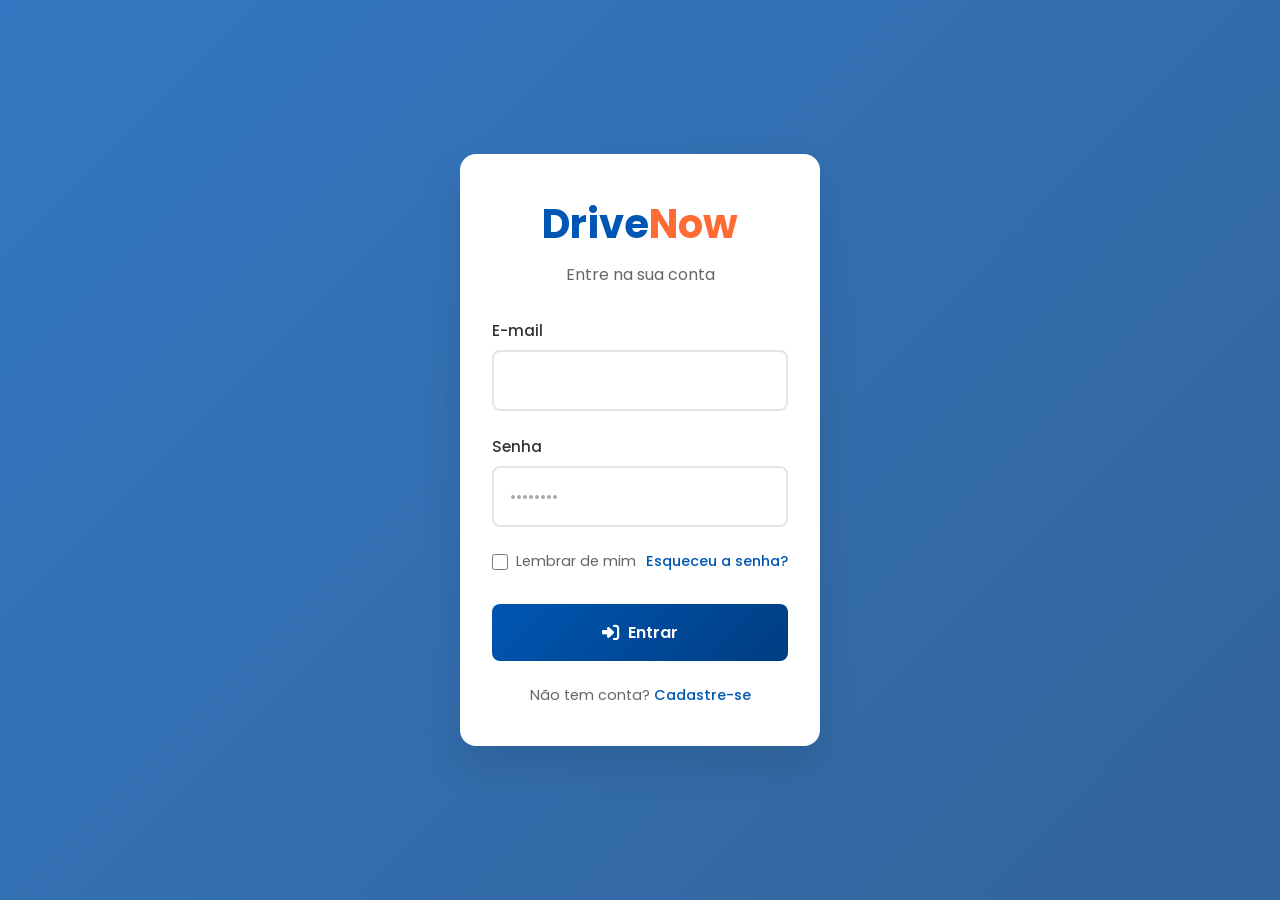
<file: frontend/login.html>
<!DOCTYPE html>
<html lang="pt-BR">
<head>
    <meta charset="UTF-8">
    <meta name="viewport" content="width=device-width, initial-scale=1.0">
    <title>Acesso | DriveNow</title>
    <link href="https://fonts.googleapis.com/css2?family=Poppins:wght@300;400;500;600;700&display=swap" rel="stylesheet">
    <link rel="stylesheet" href="https://cdnjs.cloudflare.com/ajax/libs/font-awesome/6.4.0/css/all.min.css">
    <link rel="stylesheet" href="style.css">
</head>
<body class="login-page">

    <div class="login-container">
        <div class="login-card">
            <div class="login-header">
                <h1>Drive<span>Now</span></h1>
                <p id="form-subtitle">Entre na sua conta</p>
            </div>

            <form id="login-form" class="login-form">
                <div class="input-group">
                    <label for="email">E-mail</label>
                    <input type="text" id="email" name="email" required>
                </div>

                <div class="input-group">
                    <label for="password">Senha</label>
                    <input type="password" id="password" placeholder="••••••••" required>
                </div>

                <div class="form-options">
                    <label class="remember-me">
                        <input type="checkbox" id="remember"> Lembrar de mim
                    </label>
                    <a href="#" id="forgot-password">Esqueceu a senha?</a>
                </div>

                <button type="submit" class="btn-login">
                    <i class="fas fa-sign-in-alt"></i>
                    Entrar
                </button>

                <div class="register-link">
                    <p>Não tem conta? <a href="#" id="show-register">Cadastre-se</a></p>
                </div>
            </form>

            <form id="register-form" class="login-form" style="display: none;">
                <div class="input-group">
                    <label for="reg-email">E-mail</label>
                    <input type="email" id="reg-email" placeholder="seu@email.com" required>
                </div>

                <div class="input-group">
                    <label for="reg-password">Crie uma Senha</label>
                    <input type="password" id="reg-password" placeholder="••••••••" required>
                </div>

                <div class="input-group">
                    <label for="reg-confirm-password">Confirme a Senha</label>
                    <input type="password" id="reg-confirm-password" placeholder="••••••••" required>
                </div>

                <button type="submit" class="btn-login">
                    <i class="fas fa-user-plus"></i>
                    Criar Conta
                </button>

                <div class="register-link">
                    <p>Já tem conta? <a href="#" id="show-login">Faça Login</a></p>
                </div>
            </form>
        </div>
    </div>

    <script src="login.js"></script>
</body>
</html>
</file>
<file: frontend/style.css>
/* Variáveis de Cores e Fontes */
:root {
    --primary-color: #0056b3;
    --secondary-color: #ff6b00;
    --text-dark: #1f2937;
    --text-light: #6b7280;
    --bg-light: #f3f4f6;
    --white: #ffffff;
    --transition: all 0.3s ease;
}

/* Reset Geral */
* {
    margin: 0;
    padding: 0;
    box-sizing: border-box;
    font-family: 'Poppins', sans-serif;
}

html {
    scroll-behavior: smooth;
}

body {
    background-color: var(--white);
    color: var(--text-dark);
}

a {
    text-decoration: none;
    color: inherit;
}

ul {
    list-style: none;
}

.container {
    max-width: 1200px;
    margin: 0 auto;
    padding: 0 20px;
}

.section-padding {
    padding: 80px 0;
}

.bg-light {
    background-color: var(--bg-light);
}

/* Botões */
.btn {
    display: inline-block;
    padding: 12px 24px;
    border-radius: 8px;
    font-weight: 600;
    cursor: pointer;
    transition: var(--transition);
    text-align: center;
    border: none;
    min-height: 44px; /* Tamanho mínimo para toque */
    min-width: 44px;
    font-size: 1rem;
}

.btn-primary {
    background-color: var(--primary-color);
    color: var(--white);
}

.btn-primary:hover {
    background-color: #004494;
    transform: translateY(-2px);
}

.btn-outline {
    background-color: transparent;
    border: 1px solid var(--text-dark);
    color: var(--text-dark);
}

.btn-outline:hover {
    background-color: var(--text-dark);
    color: var(--white);
}

.btn-block {
    display: block;
    width: 100%;
}

/* Header & Navbar */
header {
    background-color: var(--white);
    position: fixed;
    width: 100%;
    top: 0;
    z-index: 1000;
    box-shadow: 0 2px 10px rgba(0, 0, 0, 0.05);
    transition: var(--transition);
}

.header-container {
    display: flex;
    justify-content: space-between;
    align-items: center;
    height: 80px;
}

.logo {
    font-size: 1.8rem;
    font-weight: 700;
    color: var(--text-dark);
}

.logo span {
    color: var(--primary-color);
}

.nav-links {
    display: flex;
    gap: 30px;
}

.nav-links a {
    font-weight: 500;
    color: var(--text-dark);
    transition: var(--transition);
}

.mobile-only {
    display: none;
}

.nav-links a:hover, .nav-links a.active {
    color: var(--primary-color);
}

.header-actions {
    display: flex;
    align-items: center;
    gap: 15px;
}

.menu-toggle {
    display: none;
    font-size: 1.5rem;
    cursor: pointer;
}

/* Hero Section */
.hero {
    margin-top: 80px;
    background: linear-gradient(to right, rgba(0,0,0,0.8), rgba(0,0,0,0.3)), url('https://images.unsplash.com/photo-1485291571150-772bcfc10da5?auto=format&fit=crop&q=80&w=1920') no-repeat center center/cover;
    height: calc(100vh - 80px);
    min-height: 600px;
    display: flex;
    align-items: center;
}

.hero-content {
    display: flex;
    flex-direction: column;
    gap: 40px;
    width: 100%;
}

.hero-text h1 {
    font-size: 3.5rem;
    color: var(--white);
    max-width: 700px;
    margin-bottom: 20px;
    line-height: 1.2;
}

.hero-text h1 span {
    color: var(--secondary-color);
}

.hero-text p {
    color: #e5e7eb;
    font-size: 1.2rem;
    max-width: 600px;
}

/* Formulário de Reserva */
.booking-form-container {
    background-color: var(--white);
    padding: 30px;
    border-radius: 10px;
    box-shadow: 0 10px 30px rgba(0,0,0,0.1);
    max-width: 900px;
}

.booking-form {
    display: grid;
    grid-template-columns: repeat(auto-fit, minmax(200px, 1fr));
    gap: 20px;
    align-items: end;
}

.form-group {
    display: flex;
    flex-direction: column;
    gap: 8px;
}

.form-group label {
    font-size: 0.9rem;
    font-weight: 500;
    color: var(--text-dark);
}

.form-group label i {
    color: var(--primary-color);
    margin-right: 5px;
}

.form-group input {
    border: 1px solid #d1d5db;
    border-radius: 6px;
    font-size: 1rem;
    outline: none;
    transition: var(--transition);
    font-family: inherit;
}

/* Previne zoom no iOS para inputs */
@media screen and (max-width: 768px) {
    .form-group input,
    .form-group select,
    .form-group textarea {
        font-size: 16px !important;
    }
}

.form-group input:focus {
    border-color: var(--primary-color);
}

/* Títulos das Seções */
.section-title {
    text-align: center;
    margin-bottom: 50px;
}

.section-title h2 {
    font-size: 2.5rem;
    margin-bottom: 10px;
}

.section-title h2 span {
    color: var(--primary-color);
}

.section-title p {
    color: var(--text-light);
}

/* Cards da Frota */
.grid-cards {
    display: grid;
    grid-template-columns: repeat(auto-fit, minmax(300px, 1fr));
    gap: 30px;
}

.car-card {
    background: var(--white);
    border-radius: 10px;
    overflow: hidden;
    box-shadow: 0 5px 15px rgba(0,0,0,0.05);
    transition: var(--transition);
    border: 1px solid #e5e7eb;
}

.car-card:hover {
    transform: translateY(-10px);
    box-shadow: 0 15px 30px rgba(0,0,0,0.1);
}

.car-img {
    height: 200px;
    overflow: hidden;
}

.car-img img {
    width: 100%;
    height: 100%;
    object-fit: cover;
    transition: var(--transition);
}

.car-card:hover .car-img img {
    transform: scale(1.05);
}

.car-info {
    padding: 25px;
}

.car-header {
    display: flex;
    justify-content: space-between;
    align-items: center;
    margin-bottom: 20px;
}

.car-header h3 {
    font-size: 1.2rem;
}

.price {
    font-size: 1.4rem;
    font-weight: 700;
    color: var(--primary-color);
}

.price span {
    font-size: 0.9rem;
    color: var(--text-light);
    font-weight: 400;
}

.car-features {
    display: grid;
    grid-template-columns: 1fr 1fr;
    gap: 15px;
    margin-bottom: 25px;
    padding-bottom: 20px;
    border-bottom: 1px solid #e5e7eb;
}

.car-features li {
    font-size: 0.9rem;
    color: var(--text-light);
    display: flex;
    align-items: center;
    gap: 8px;
}

.car-features i {
    color: var(--primary-color);
}

/* Ajustes para alinhamento e mobile */
.car-header {
    flex-wrap: wrap;
    gap: 10px;
}

.car-header h3 {
    flex: 1 1 100%;
}

.car-header .price {
    margin-left: 0;
}

@media (max-width: 768px) {
    .car-features {
        grid-template-columns: 1fr;
    }

    .car-card {
        text-align: center;
    }

    .car-info {
        padding: 20px;
    }

    .car-header {
        flex-direction: column;
        align-items: center;
    }

    .price {
        margin-top: 8px;
    }
}

/* Vantagens */
.grid-features {
    display: grid;
    grid-template-columns: repeat(auto-fit, minmax(250px, 1fr));
    gap: 40px;
    text-align: center;
}

.feature-box {
    padding: 30px;
    background: var(--white);
    border-radius: 10px;
    box-shadow: 0 5px 15px rgba(0,0,0,0.05);
    transition: var(--transition);
}

.feature-box:hover {
    transform: translateY(-5px);
}

.feature-icon {
    width: 70px;
    height: 70px;
    background-color: rgba(0, 86, 179, 0.1);
    color: var(--primary-color);
    border-radius: 50%;
    display: flex;
    justify-content: center;
    align-items: center;
    font-size: 2rem;
    margin: 0 auto 20px;
}

.feature-box h3 {
    margin-bottom: 15px;
}

.feature-box p {
    color: var(--text-light);
    font-size: 0.95rem;
}

/* Rodapé */
footer {
    background-color: var(--text-dark);
    color: var(--white);
    padding: 60px 0 20px;
}

.footer-content {
    display: grid;
    grid-template-columns: repeat(auto-fit, minmax(250px, 1fr));
    gap: 40px;
    margin-bottom: 40px;
}

.footer-col h4 {
    font-size: 1.2rem;
    margin-bottom: 20px;
    color: var(--white);
}

.footer-col p {
    color: #9ca3af;
    margin-top: 15px;
    line-height: 1.6;
}

.footer-col ul li {
    margin-bottom: 12px;
}

.footer-col ul li a {
    color: #9ca3af;
    transition: var(--transition);
}

.footer-col ul li a:hover {
    color: var(--secondary-color);
    padding-left: 5px;
}

.contact-info li {
    color: #9ca3af;
    display: flex;
    align-items: center;
    gap: 10px;
}

.social-links {
    margin-top: 20px;
    display: flex;
    gap: 15px;
}

.social-links a {
    display: flex;
    justify-content: center;
    align-items: center;
    width: 40px;
    height: 40px;
    background-color: rgba(255,255,255,0.1);
    border-radius: 50%;
    transition: var(--transition);
}

.social-links a:hover {
    background-color: var(--primary-color);
}

.footer-bottom {
    text-align: center;
    padding-top: 20px;
    border-top: 1px solid rgba(255,255,255,0.1);
    color: #9ca3af;
    font-size: 0.9rem;
}

/* Responsividade */
@media (max-width: 992px) {
    .hero-text h1 { font-size: 2.8rem; }
}

@media (max-width: 768px) {
    .nav-links {
        position: fixed;
        top: 80px;
        left: -100%;
        width: 100%;
        height: calc(100vh - 80px);
        background-color: var(--white);
        flex-direction: column;
        align-items: center;
        justify-content: center;
        transition: left 0.3s ease;
        z-index: 999;
        box-shadow: 2px 0 10px rgba(0,0,0,0.1);
    }

    .nav-links.active { left: 0; }

    .nav-links a {
        font-size: 1.2rem;
        padding: 15px 0;
        width: 100%;
        text-align: center;
        border-bottom: 1px solid rgba(0,86,179,0.1);
        min-height: 44px; /* Tamanho mínimo para toque */
        display: flex;
        align-items: center;
        justify-content: center;
    }

    .nav-links a:last-child {
        border-bottom: none;
    }

    .menu-toggle {
        display: block;
        padding: 10px;
        border-radius: 6px;
        transition: var(--transition);
    }

    .menu-toggle:hover {
        background-color: var(--bg-light);
    }

    .header-actions .btn { display: none; }

    .mobile-only { display: list-item; }

    .mobile-only a {
        font-weight: 600;
        color: var(--text-dark);
    }

    .hero {
        margin-top: 80px;
        height: auto;
        min-height: 100vh;
        padding: 60px 0;
    }

    .hero-content {
        flex-direction: column;
        text-align: center;
        gap: 40px;
        padding: 0 20px;
    }

    .hero-text h1 {
        font-size: 2.2rem;
        max-width: 100%;
    }

    .hero-text p {
        font-size: 1rem;
        max-width: 100%;
    }

    .booking-form-container {
        padding: 20px;
        margin: 0 20px;
    }

    .booking-form {
        grid-template-columns: 1fr;
        gap: 15px;
    }

    .form-group input:not(.input-icon input) {
        font-size: 16px; /* Previne zoom no iOS */
        padding: 14px 15px;
    }

    /* Ajustes para seções */
    .section-title h2 {
        font-size: 2rem;
    }

    .section-title p {
        font-size: 1rem;
    }

    /* Footer mobile */
    footer {
        padding: 40px 0 20px;
    }

    .footer-content {
        grid-template-columns: 1fr;
        gap: 30px;
        text-align: center;
    }

    .social-links {
        justify-content: center;
    }
}

@media (max-width: 480px) {
    .container {
        padding: 0 15px;
    }

    .section-padding {
        padding: 50px 0;
    }

    .header-container {
        height: 70px;
        padding: 0 15px;
    }

    .logo {
        font-size: 1.5rem;
    }

    .nav-links {
        top: 70px;
        height: calc(100vh - 70px);
    }

    .menu-toggle {
        font-size: 1.3rem;
    }

    .hero {
        margin-top: 70px;
        padding: 40px 0;
    }

    .hero-text h1 {
        font-size: 1.8rem;
        line-height: 1.3;
    }

    .hero-text p {
        font-size: 0.95rem;
    }

    .booking-form-container {
        padding: 20px;
        margin: 0 10px;
    }

    .form-group input:not(.input-icon input) {
        padding: 12px;
        font-size: 16px;
    }

    .btn {
        padding: 12px 20px;
        font-size: 0.95rem;
    }

    /* Ajustes para cards e grids */
    .grid-cards {
        grid-template-columns: 1fr;
        gap: 20px;
    }

    .grid-features {
        grid-template-columns: 1fr;
    }

    .feature-box {
        padding: 20px;
        text-align: center;
    }

    .pricing-grid {
        grid-template-columns: 1fr;
    }

    .pricing-card {
        padding: 20px;
    }

    /* Footer pequeno */
    .footer-content {
        gap: 25px;
    }

    .footer-col h4 {
        font-size: 1.1rem;
    }

    .social-links {
        gap: 12px;
    }

    .social-links a {
        width: 35px;
        height: 35px;
    }
}
/* =========================================
   ESTILOS DA TELA DE LOGIN
========================================= */
.login-page {
    min-height: 100vh;
    background: linear-gradient(135deg, rgba(0, 86, 179, 0.8) 0%, rgba(0, 61, 130, 0.8) 100%), url('https://images.unsplash.com/photo-1558618666-fcd25c85cd64?auto=format&fit=crop&w=1920&q=80') no-repeat center center/cover;
    display: flex;
    align-items: center;
    justify-content: center;
    font-family: 'Poppins', sans-serif;
}

.login-container {
    width: 100%;
    max-width: 400px;
    padding: 20px;
}

.login-card {
    background: white;
    border-radius: 16px;
    box-shadow: 0 20px 40px rgba(0, 0, 0, 0.1);
    padding: 40px 32px;
    text-align: center;
}

.login-header h1 {
    font-size: 2.5rem;
    font-weight: 700;
    color: #0056b3;
    margin-bottom: 8px;
}

.login-header h1 span {
    color: #ff6b35;
}

.login-header p {
    color: #666;
    font-size: 1rem;
    margin-bottom: 32px;
}

.login-form {
    width: 100%;
}

.input-group {
    margin-bottom: 24px;
    text-align: left;
}

.input-group label {
    display: block;
    font-weight: 500;
    color: #333;
    margin-bottom: 8px;
    font-size: 0.95rem;
}

.input-group input {
    width: 100%;
    padding: 16px;
    border: 2px solid #e1e5e9;
    border-radius: 8px;
    font-size: 1rem;
    transition: all 0.3s ease;
    box-sizing: border-box;
    font-family: inherit;
}

.input-group input:focus {
    outline: none;
    border-color: #0056b3;
    box-shadow: 0 0 0 3px rgba(0, 86, 179, 0.1);
}

.input-group input::placeholder {
    color: #aaa;
}

.form-options {
    display: flex;
    justify-content: space-between;
    align-items: center;
    margin-bottom: 32px;
    font-size: 0.9rem;
}

.remember-me {
    display: flex;
    align-items: center;
    gap: 8px;
    color: #666;
    cursor: pointer;
}

.remember-me input[type="checkbox"] {
    width: 16px;
    height: 16px;
    accent-color: #0056b3;
}

.form-options a {
    color: #0056b3;
    text-decoration: none;
    font-weight: 500;
}

.form-options a:hover {
    text-decoration: underline;
}

.btn-login {
    width: 100%;
    background: linear-gradient(135deg, #0056b3 0%, #003d82 100%);
    color: white;
    border: none;
    padding: 16px;
    border-radius: 8px;
    font-size: 1rem;
    font-weight: 600;
    cursor: pointer;
    transition: all 0.3s ease;
    font-family: inherit;
    display: flex;
    align-items: center;
    justify-content: center;
    gap: 8px;
}

.btn-login:hover {
    transform: translateY(-2px);
    box-shadow: 0 8px 20px rgba(0, 86, 179, 0.3);
}

.btn-login:active {
    transform: translateY(0);
}

.btn-login i {
    font-size: 1.1rem;
}

.register-link {
    margin-top: 24px;
    font-size: 0.9rem;
    color: #666;
}

.register-link a {
    color: #0056b3;
    text-decoration: none;
    font-weight: 500;
}

.register-link a:hover {
    text-decoration: underline;
}

/* Responsividade */
@media (max-width: 480px) {
    .login-container {
        padding: 16px;
    }

    .login-card {
        padding: 32px 24px;
    }

    .login-header h1 {
        font-size: 2rem;
    }

    .input-group input {
        padding: 14px;
        font-size: 16px; /* Previne zoom no iOS */
    }

    .btn-login {
        padding: 14px;
        font-size: 16px;
    }
}

/* =========================================
   SEÇÃO DE PLANOS (PRICING)
========================================= */
.pricing-toggle {
    display: flex;
    justify-content: center;
    align-items: center;
    gap: 15px;
    margin-top: 20px;
    font-weight: 500;
}

.pricing-toggle span.active {
    color: var(--primary-color);
}

/* Toggle Switch estilo iOS */
.switch {
    position: relative;
    display: inline-block;
    width: 60px;
    height: 34px;
}

.switch input {
    opacity: 0;
    width: 0;
    height: 0;
}

.slider {
    position: absolute;
    cursor: pointer;
    top: 0; left: 0; right: 0; bottom: 0;
    background-color: var(--primary-color);
    transition: .4s;
}

.slider:before {
    position: absolute;
    content: "";
    height: 26px;
    width: 26px;
    left: 4px;
    bottom: 4px;
    background-color: white;
    transition: .4s;
}

input:checked + .slider {
    background-color: var(--secondary-color);
}

input:checked + .slider:before {
    transform: translateX(26px);
}

.slider.round {
    border-radius: 34px;
}

.slider.round:before {
    border-radius: 50%;
}

/* Cards de Preço */
.grid-pricing {
    display: grid;
    grid-template-columns: repeat(auto-fit, minmax(300px, 1fr));
    gap: 30px;
    margin-top: 40px;
    align-items: center;
}

.pricing-card {
    background: var(--white);
    padding: 40px 30px;
    border-radius: 12px;
    box-shadow: 0 5px 20px rgba(0,0,0,0.05);
    text-align: center;
    border: 1px solid #e5e7eb;
    position: relative;
    transition: var(--transition);
}

.pricing-card:hover {
    transform: translateY(-10px);
    box-shadow: 0 15px 30px rgba(0,0,0,0.1);
}

.pricing-card h3 {
    font-size: 1.5rem;
    margin-bottom: 20px;
    color: var(--text-dark);
}

.pricing-card .price {
    display: flex;
    justify-content: center;
    align-items: flex-start;
    margin-bottom: 30px;
    color: var(--primary-color);
}

.pricing-card .price .currency {
    font-size: 1.2rem;
    font-weight: 600;
    margin-top: 5px;
    margin-right: 5px;
}

.pricing-card .price .amount {
    font-size: 3.5rem;
    font-weight: 700;
    line-height: 1;
}

.pricing-card .price .period {
    font-size: 1rem;
    color: var(--text-light);
    align-self: flex-end;
    margin-bottom: 8px;
}

.plan-features {
    text-align: left;
    margin-bottom: 30px;
}

.plan-features li {
    margin-bottom: 15px;
    color: var(--text-dark);
    display: flex;
    align-items: center;
    gap: 10px;
}

.plan-features li i {
    color: #10b981; /* Verde para check */
}

.plan-features li.disabled {
    color: var(--text-light);
    text-decoration: line-through;
}

.plan-features li.disabled i {
    color: #ef4444; /* Vermelho para X */
}

/* Card em Destaque */
.pricing-card.popular {
    border: 2px solid var(--primary-color);
    transform: scale(1.05);
    padding: 50px 30px;
}

.pricing-card.popular:hover {
    transform: scale(1.05) translateY(-10px);
}

.pricing-card.popular .badge {
    position: absolute;
    top: -15px;
    left: 50%;
    transform: translateX(-50%);
    background: var(--primary-color);
    color: var(--white);
    padding: 5px 15px;
    border-radius: 20px;
    font-size: 0.85rem;
    font-weight: 600;
}

@media (max-width: 992px) {
    .pricing-card.popular {
        transform: scale(1);
        padding: 40px 30px;
    }
    .pricing-card.popular:hover {
        transform: translateY(-10px);
    }
}

/* Contato */
.contact {
    background-color: var(--bg-light);
}

.contact-grid {
    display: grid;
    grid-template-columns: repeat(auto-fit, minmax(280px, 1fr));
    gap: 30px;
}

.contact-box {
    background: var(--white);
    padding: 25px;
    border-radius: 10px;
    box-shadow: 0 5px 15px rgba(0,0,0,0.05);
}

.contact-box h3 {
    margin-bottom: 15px;
}

.contact-box p {
    color: var(--text-light);
    margin-bottom: 10px;
    line-height: 1.6;
}

.contact-form .form-group {
    margin-bottom: 15px;
}

.contact-form textarea {
    width: 100%;
    padding: 12px;
    border: 1px solid #d1d5db;
    border-radius: 6px;
    resize: vertical;
}

/* === SEÇÃO CONTATO MODERNA === */
.contact-section {
    background: linear-gradient(135deg, var(--bg-light) 0%, #ffffff 100%);
    position: relative;
    overflow: hidden;
}

.contact-section::before {
    content: '';
    position: absolute;
    top: 0;
    left: 0;
    right: 0;
    bottom: 0;
    background: url('data:image/svg+xml,<svg xmlns="http://www.w3.org/2000/svg" viewBox="0 0 100 100"><defs><pattern id="grain" width="100" height="100" patternUnits="userSpaceOnUse"><circle cx="25" cy="25" r="1" fill="%230056b3" opacity="0.03"/><circle cx="75" cy="75" r="1" fill="%23ff6b00" opacity="0.03"/><circle cx="50" cy="10" r="0.5" fill="%230056b3" opacity="0.05"/><circle cx="90" cy="40" r="0.5" fill="%23ff6b00" opacity="0.05"/></pattern></defs><rect width="100" height="100" fill="url(%23grain)"/></svg>');
    pointer-events: none;
}

.contact-container {
    display: grid;
    grid-template-columns: 1fr 1fr;
    gap: 60px;
    align-items: start;
    position: relative;
    z-index: 1;
}

.contact-info {
    display: flex;
    flex-direction: column;
    gap: 20px;
}

.info-card {
    background: var(--white);
    padding: 30px;
    border-radius: 16px;
    box-shadow: 0 10px 40px rgba(0, 86, 179, 0.1);
    border: 1px solid rgba(0, 86, 179, 0.1);
    transition: var(--transition);
    position: relative;
    overflow: hidden;
}

.info-card::before {
    content: '';
    position: absolute;
    top: 0;
    left: 0;
    width: 4px;
    height: 100%;
    background: linear-gradient(135deg, var(--primary-color), var(--secondary-color));
    opacity: 0;
    transition: var(--transition);
}

.info-card:hover {
    transform: translateY(-5px);
    box-shadow: 0 20px 60px rgba(0, 86, 179, 0.15);
}

.info-card:hover::before {
    opacity: 1;
}

.info-icon {
    width: 60px;
    height: 60px;
    background: linear-gradient(135deg, var(--primary-color), var(--secondary-color));
    color: white;
    border-radius: 16px;
    display: flex;
    align-items: center;
    justify-content: center;
    font-size: 24px;
    margin-bottom: 20px;
    position: relative;
    z-index: 1;
}

.info-content h3 {
    font-size: 1.3rem;
    font-weight: 600;
    color: var(--text-dark);
    margin-bottom: 10px;
}

.info-content p {
    color: var(--text-light);
    line-height: 1.6;
    margin-bottom: 8px;
}

.info-link {
    color: var(--primary-color);
    font-weight: 500;
    text-decoration: none;
    display: inline-flex;
    align-items: center;
    gap: 5px;
    transition: var(--transition);
    font-size: 0.9rem;
}

.info-link:hover {
    color: var(--secondary-color);
    transform: translateX(3px);
}

.info-note {
    font-size: 0.85rem;
    color: var(--secondary-color);
    font-weight: 500;
    margin-top: 5px;
}

.schedule {
    display: flex;
    flex-direction: column;
    gap: 8px;
}

.schedule-item {
    display: flex;
    justify-content: space-between;
    align-items: center;
    padding: 8px 0;
    border-bottom: 1px solid rgba(0, 0, 0, 0.05);
}

.schedule-item:last-child {
    border-bottom: none;
}

.schedule-item .day {
    font-weight: 500;
    color: var(--text-dark);
}

.schedule-item .hours {
    color: var(--text-light);
    font-size: 0.9rem;
}

.social-card {
    background: linear-gradient(135deg, var(--primary-color), var(--secondary-color));
    color: white;
    padding: 30px;
    border-radius: 16px;
    text-align: center;
}

.social-card h3 {
    margin-bottom: 20px;
    font-size: 1.3rem;
}

.social-links {
    display: flex;
    justify-content: center;
    gap: 15px;
}

.social-link {
    width: 50px;
    height: 50px;
    background: rgba(255, 255, 255, 0.2);
    color: white;
    border-radius: 12px;
    display: flex;
    align-items: center;
    justify-content: center;
    font-size: 18px;
    transition: var(--transition);
    text-decoration: none;
}

.social-link:hover {
    background: white;
    color: var(--primary-color);
    transform: translateY(-3px);
}

/* Formulário de Contato */
.contact-form-container {
    background: var(--white);
    padding: 40px;
    border-radius: 16px;
    box-shadow: 0 10px 40px rgba(0, 86, 179, 0.1);
    border: 1px solid rgba(0, 86, 179, 0.1);
}

.form-header {
    text-align: center;
    margin-bottom: 30px;
}

.form-header h3 {
    font-size: 1.8rem;
    font-weight: 600;
    color: var(--text-dark);
    margin-bottom: 10px;
}

.form-header p {
    color: var(--text-light);
    font-size: 1rem;
}

.contact-form .form-row {
    display: grid;
    grid-template-columns: 1fr 1fr;
    gap: 20px;
    margin-bottom: 20px;
}

.contact-form .form-group {
    position: relative;
    margin-bottom: 20px;
}

.contact-form label {
    display: block;
    font-weight: 500;
    color: var(--text-dark);
    margin-bottom: 8px;
    font-size: 0.9rem;
}

.contact-form input,
.contact-form select,
.contact-form textarea {
    width: 100%;
    padding: 15px 45px 15px 15px;
    border: 2px solid #e5e7eb;
    border-radius: 12px;
    font-size: 1rem;
    transition: var(--transition);
    background: #fafafa;
}

.contact-form input:focus,
.contact-form select:focus,
.contact-form textarea:focus {
    outline: none;
    border-color: var(--primary-color);
    background: white;
    box-shadow: 0 0 0 3px rgba(0, 86, 179, 0.1);
}

.input-icon {
    position: absolute;
    right: 15px;
    top: 50%;
    transform: translateY(-50%);
    color: var(--text-light);
    pointer-events: none;
}

.textarea-icon {
    top: 20px;
    right: 15px;
}

.contact-form select {
    appearance: none;
    cursor: pointer;
}

.checkbox-group {
    margin-bottom: 30px;
}

.checkbox-label {
    display: flex;
    align-items: center;
    cursor: pointer;
    font-size: 0.9rem;
    color: var(--text-light);
    line-height: 1.5;
}

.checkbox-label input[type="checkbox"] {
    display: none;
}

.checkmark {
    width: 20px;
    height: 20px;
    border: 2px solid #e5e7eb;
    border-radius: 4px;
    margin-right: 10px;
    position: relative;
    transition: var(--transition);
}

.checkbox-label input[type="checkbox"]:checked + .checkmark {
    background: var(--primary-color);
    border-color: var(--primary-color);
}

.checkbox-label input[type="checkbox"]:checked + .checkmark::after {
    content: '✓';
    position: absolute;
    top: 50%;
    left: 50%;
    transform: translate(-50%, -50%);
    color: white;
    font-size: 12px;
    font-weight: bold;
}

.btn-block {
    width: 100%;
    padding: 15px;
    font-size: 1.1rem;
    font-weight: 600;
}

.form-status {
    margin-top: 20px;
    padding: 15px;
    border-radius: 8px;
    text-align: center;
    display: none;
}

.form-status.success {
    background: #d1fae5;
    color: #065f46;
    border: 1px solid #a7f3d0;
}

.form-status.error {
    background: #fee2e2;
    color: #991b1b;
    border: 1px solid #fecaca;
}

/* Mapa */
.map-container {
    margin-top: 60px;
    position: relative;
    z-index: 1;
}

.map-header {
    text-align: center;
    margin-bottom: 30px;
}

.map-header h3 {
    font-size: 1.6rem;
    font-weight: 600;
    color: var(--text-dark);
    margin-bottom: 10px;
    display: flex;
    align-items: center;
    justify-content: center;
    gap: 10px;
}

.map-header p {
    color: var(--text-light);
    font-size: 1rem;
}

.map-placeholder {
    height: 300px;
    background: linear-gradient(135deg, #e3f2fd 0%, #bbdefb 100%);
    border-radius: 16px;
    display: flex;
    align-items: center;
    justify-content: center;
    position: relative;
    overflow: hidden;
    box-shadow: 0 10px 40px rgba(0, 86, 179, 0.1);
}

.map-placeholder::before {
    content: '';
    position: absolute;
    top: 0;
    left: 0;
    right: 0;
    bottom: 0;
    background: url('data:image/svg+xml,<svg xmlns="http://www.w3.org/2000/svg" viewBox="0 0 100 100"><circle cx="50" cy="50" r="2" fill="%230056b3" opacity="0.1"/><circle cx="30" cy="30" r="1" fill="%23ff6b00" opacity="0.1"/><circle cx="70" cy="70" r="1" fill="%230056b3" opacity="0.1"/></svg>');
}

.map-content {
    text-align: center;
    z-index: 1;
    position: relative;
}

.map-content i {
    font-size: 3rem;
    color: var(--primary-color);
    margin-bottom: 15px;
}

.map-content h4 {
    font-size: 1.4rem;
    font-weight: 600;
    color: var(--text-dark);
    margin-bottom: 5px;
}

.map-content p {
    color: var(--text-light);
    margin-bottom: 20px;
}

.map-actions {
    display: flex;
    gap: 15px;
    justify-content: center;
}

/* FAQ Section */
.faq-section {
    margin-top: 60px;
    position: relative;
    z-index: 1;
}

.faq-section h3 {
    text-align: center;
    font-size: 1.6rem;
    font-weight: 600;
    color: var(--text-dark);
    margin-bottom: 40px;
}

.faq-grid {
    display: grid;
    grid-template-columns: repeat(auto-fit, minmax(280px, 1fr));
    gap: 20px;
}

.faq-item {
    background: var(--white);
    border-radius: 12px;
    overflow: hidden;
    box-shadow: 0 5px 20px rgba(0, 86, 179, 0.08);
    border: 1px solid rgba(0, 86, 179, 0.1);
}

.faq-question {
    padding: 20px;
    background: linear-gradient(135deg, var(--primary-color), var(--secondary-color));
    color: white;
    cursor: pointer;
    display: flex;
    align-items: center;
    gap: 15px;
    transition: var(--transition);
}

.faq-question:hover {
    background: linear-gradient(135deg, #004494, #e55a00);
}

.faq-question i {
    font-size: 1.2rem;
    flex-shrink: 0;
}

.faq-question span {
    font-weight: 500;
    font-size: 1rem;
}

.faq-answer {
    padding: 20px;
    background: var(--bg-light);
    border-top: 1px solid rgba(0, 86, 179, 0.1);
    display: none;
}

.faq-answer p {
    color: var(--text-light);
    line-height: 1.6;
    margin: 0;
}

/* Estilo simples e moderno para a nova seção de contato */
.contact-simple-grid {
    display: grid;
    grid-template-columns: 1fr 1fr;
    gap: 30px;
    align-items: start;
}

.contact-details-card,
.contact-form-card {
    background: var(--white);
    border-radius: 16px;
    box-shadow: 0 10px 30px rgba(0, 86, 179, 0.08);
    border: 1px solid rgba(0, 86, 179, 0.12);
    padding: 30px;
}

.contact-details-card h3,
.contact-form-card h3 {
    color: var(--text-dark);
    margin-bottom: 15px;
}

.contact-list {
    list-style: none;
    padding: 0;
    margin: 0;
    display: grid;
    gap: 12px;
}

.contact-list li {
    display: flex;
    gap: 10px;
    color: var(--text-light);
    align-items: center;
}

.contact-list i {
    color: var(--primary-color);
}

.contact-socials {
    margin-top: 20px;
    display: flex;
    align-items: center;
    gap: 12px;
}

.contact-socials a {
    width: 40px;
    height: 40px;
    border-radius: 12px;
    background: var(--bg-light);
    color: var(--text-dark);
    display: flex;
    align-items: center;
    justify-content: center;
    transition: var(--transition);
}

.contact-socials a:hover {
    background: var(--primary-color);
    color: var(--white);
    transform: translateY(-2px);
}

.contact-form .form-group {
    margin-bottom: 15px;
}

.contact-form label {
    display: block;
    margin-bottom: 8px;
    font-weight: 600;
    color: var(--text-dark);
}

.contact-form input,
.contact-form textarea {
    width: 100%;
    padding: 12px 14px;
    border: 1px solid #d1d5db;
    border-radius: 10px;
    font-size: 1rem;
    transition: var(--transition);
}

.contact-form input:focus,
.contact-form textarea:focus {
    outline: none;
    border-color: var(--primary-color);
    box-shadow: 0 0 0 3px rgba(0, 86, 179, 0.1);
}

.contact-form button {
    margin-top: 5px;
}

@media (max-width: 992px) {
    .contact-simple-grid {
        grid-template-columns: 1fr;
    }
}

/* Responsividade */
@media (max-width: 992px) {
    .contact-container {
        grid-template-columns: 1fr;
        gap: 40px;
    }

    .contact-info {
        order: 2;
    }

    .contact-form-container {
        order: 1;
    }
}

@media (max-width: 768px) {
    .contact-section {
        padding: 60px 0;
    }

    .contact-container {
        gap: 30px;
    }

    .info-card,
    .contact-form-container {
        padding: 25px;
    }

    .contact-form .form-row {
        grid-template-columns: 1fr;
        gap: 0;
    }

    .social-links {
        flex-wrap: wrap;
        justify-content: center;
    }

    .map-placeholder {
        height: 250px;
    }

    .map-content i {
        font-size: 2.5rem;
    }

    .map-actions {
        flex-direction: column;
        align-items: center;
    }

    .faq-grid {
        grid-template-columns: 1fr;
    }
}

@media (max-width: 480px) {
    .section-padding {
        padding: 60px 0;
    }

    .info-card,
    .contact-form-container {
        padding: 20px;
    }

    .info-icon {
        width: 50px;
        height: 50px;
        font-size: 20px;
    }

    .contact-form input,
    .contact-form select,
    .contact-form textarea {
        padding: 12px 40px 12px 12px;
        font-size: 16px; /* Previne zoom no iOS */
    }

    .social-link {
        width: 45px;
        height: 45px;
        font-size: 16px;
    }

    .map-placeholder {
        height: 200px;
    }

    .faq-question {
        padding: 15px;
        gap: 10px;
    }

    .faq-answer {
        padding: 15px;
    }
}

/* =========================================
   CORREÇÕES PARA O MOBILE
========================================= */

/* Garante que nenhum input passe do tamanho da tela */
.form-group input {
    width: 100%;
    box-sizing: border-box; 
}

@media (max-width: 768px) {
    /* Ajusta a caixa branca do formulário */
    .booking-form-container {
        padding: 20px;
        width: 95%; 
        align-items: center;/* Deixa uma margem lateral respiro */
        margin: 0 auto; /* Centraliza na tela */
        box-sizing: border-box;
    }

    /* Coloca os campos um embaixo do outro certinho */
    .booking-form {
        display: flex;
        flex-direction: column;
        align-items: center;
        gap: 15px;
        width: 100%;
    }
    
    /* Força o botão do menu a aparecer e sempre ser clicável */
    .menu-toggle {
        display: flex !important; 
        align-items: center;
        justify-content: center;
        width: 45px;
        height: 45px;
        position: relative;
        z-index: 99999; /* Camada mais alta possível */
        cursor: pointer;
        pointer-events: auto; /* Garante que pode ser clicado */
    }

    /* Impede que o próprio ícone "roube" ou bloqueie o clique */
    .menu-toggle i {
        pointer-events: none; 
        font-size: 1.5rem;
    }

    /* Garante que o menu aberto fique por cima da tela preta */
    .nav-links {
        z-index: 99998; 
    }
}

/* =========================================
   AJUSTE DO LOGO NO FOOTER (RODAPÉ)
   ========================================= */
footer .logo {
    color: #ffffff !important; /* Faz o "Drive" ficar branco para aparecer no fundo escuro */
    display: block; /* Ocupa a linha inteira */
    text-align: center; /* Centraliza o texto */
    margin-bottom: 15px;
}

footer .logo span {
    color: #2563eb; /* Mantém o "Now" azul (ajuste a cor se seu azul for diferente) */
}

/* Garante que tudo na coluna do rodapé fique centralizado no celular */
@media (max-width: 768px) {
    .footer-col {
        text-align: center;
        display: flex;
        flex-direction: column;
        align-items: center;
    }
}

/* =========================================
   ESTILOS DO POP-UP (MODAL) DE ALUGUEL
   ========================================= */
.modal-overlay {
    display: none; /* Fica escondido por padrão */
    position: fixed;
    top: 0; left: 0; width: 100%; height: 100%;
    background: rgba(0, 0, 0, 0.7); /* Fundo escuro transparente */
    z-index: 9999; /* Fica por cima de tudo no site */
    align-items: center;
    justify-content: center;
}

/* Quando o JS adiciona a classe 'active', ele aparece */
.modal-overlay.active {
    display: flex; 
}

.modal-content {
    background: #fff;
    padding: 30px;
    border-radius: 12px;
    width: 90%;
    max-width: 450px;
    position: relative;
    animation: slideDown 0.3s ease-out;
}

/* Animação suave descendo */
@keyframes slideDown {
    from { transform: translateY(-30px); opacity: 0; }
    to { transform: translateY(0); opacity: 1; }
}

.close-btn {
    position: absolute;
    top: 15px; right: 20px;
    font-size: 28px;
    cursor: pointer;
    color: #999;
    transition: 0.2s;
}

.close-btn:hover {
    color: #e63946;
}
</file>
<file: frontend/admin.css>
/* =========================================
   ESTILOS DO PAINEL ADMIN MODERNO
========================================= */
:root {
    --primary-color: #2563eb;
    --primary-dark: #1d4ed8;
    --secondary-color: #64748b;
    --accent-color: #f59e0b;
    --success-color: #10b981;
    --danger-color: #ef4444;
    --warning-color: #f59e0b;
    --text-dark: #1e293b;
    --text-light: #64748b;
    --bg-light: #f8fafc;
    --bg-white: #ffffff;
    --border-color: #e2e8f0;
    --shadow: 0 4px 6px rgba(0, 0, 0, 0.07);
    --shadow-lg: 0 10px 15px rgba(0, 0, 0, 0.1);
    --border-radius: 12px;
    --transition: all 0.3s ease;
}

.admin-body {
    background-color: var(--bg-light);
    margin: 0;
    padding: 0;
    font-family: 'Poppins', sans-serif;
    color: var(--text-dark);
    overflow-x: hidden;
}

.admin-container {
    display: flex;
    min-height: 100vh;
}

/* =========================================
   MENU LATERAL (SIDEBAR)
========================================= */
.sidebar {
    width: 280px;
    background-color: var(--bg-white);
    border-right: 1px solid var(--border-color);
    display: flex;
    flex-direction: column;
    position: fixed;
    height: 100vh;
    z-index: 1000;
    box-shadow: var(--shadow-lg);
    transition: var(--transition);
}

.sidebar-header {
    padding: 25px 30px;
    border-bottom: 1px solid var(--border-color);
    background: linear-gradient(135deg, var(--primary-color), var(--primary-dark));
    color: white;
}

.sidebar-header .logo {
    font-size: 1.8rem;
    font-weight: 700;
    color: white;
    text-decoration: none;
}

.sidebar-header .logo span {
    color: var(--accent-color);
}

.sidebar-menu {
    list-style: none;
    padding: 20px 15px;
    flex-grow: 1;
    overflow-y: auto;
}

.sidebar-menu li {
    margin-bottom: 5px;
}

.sidebar-menu a {
    display: flex;
    align-items: center;
    padding: 14px 18px;
    color: var(--text-light);
    text-decoration: none;
    font-size: 1rem;
    font-weight: 500;
    border-radius: var(--border-radius);
    transition: var(--transition);
    position: relative;
}

.sidebar-menu a i {
    width: 25px;
    font-size: 1.2rem;
    margin-right: 12px;
}

.sidebar-menu a:hover {
    background-color: rgba(37, 99, 235, 0.1);
    color: var(--primary-color);
    transform: translateX(5px);
}

.sidebar-menu li.active a {
    background-color: var(--primary-color);
    color: white;
    box-shadow: var(--shadow);
}

.sidebar-menu li.active a::before {
    content: '';
    position: absolute;
    left: 0;
    top: 0;
    height: 100%;
    width: 4px;
    background: var(--accent-color);
    border-radius: 0 4px 4px 0;
}

.sidebar-menu li.divider {
    height: 1px;
    background-color: var(--border-color);
    margin: 15px 0;
}

/* =========================================
   DASHBOARD ESPECÍFICO
========================================= */
.dashboard-metrics {
    display: grid;
    grid-template-columns: repeat(auto-fit, minmax(280px, 1fr));
    gap: 20px;
    margin-bottom: 30px;
}

.stat-card.primary .stat-icon { background: linear-gradient(135deg, rgba(37, 99, 235, 0.1), rgba(29, 78, 216, 0.1)); color: var(--primary-color); }
.stat-card.success .stat-icon { background: linear-gradient(135deg, rgba(16, 185, 129, 0.1), rgba(5, 150, 105, 0.1)); color: var(--success-color); }
.stat-card.warning .stat-icon { background: linear-gradient(135deg, rgba(245, 158, 11, 0.1), rgba(217, 119, 6, 0.1)); color: var(--warning-color); }
.stat-card.info .stat-icon { background: linear-gradient(135deg, rgba(59, 130, 246, 0.1), rgba(37, 99, 235, 0.1)); color: var(--info-color, #3b82f6); }

.change {
    font-size: 0.85rem;
    font-weight: 500;
    margin-top: 5px;
    display: block;
}

.change.positive { color: var(--success-color); }
.change.negative { color: var(--danger-color); }
.change.neutral { color: var(--text-light); }

.dashboard-charts {
    display: grid;
    grid-template-columns: repeat(auto-fit, minmax(300px, 1fr));
    gap: 30px;
    margin-bottom: 30px;
}

.chart-container {
    background: var(--bg-white);
    padding: 25px;
    border-radius: var(--border-radius);
    box-shadow: var(--shadow);
    border: 1px solid var(--border-color);
}

.chart-container h3 {
    color: var(--text-dark);
    margin-bottom: 20px;
    font-size: 1.2rem;
}

.chart-placeholder {
    display: flex;
    align-items: end;
    justify-content: space-between;
    height: 200px;
    margin-bottom: 15px;
    padding: 0 10px;
}

.chart-bar {
    width: 40px;
    background: var(--primary-color);
    border-radius: 4px 4px 0 0;
    position: relative;
    display: flex;
    align-items: end;
    justify-content: center;
    color: white;
    font-size: 0.8rem;
    font-weight: 600;
    transition: var(--transition);
}

.chart-bar:hover {
    opacity: 0.8;
}

.chart-bar span {
    position: absolute;
    top: -25px;
    font-size: 0.75rem;
}

.chart-labels {
    display: flex;
    justify-content: space-between;
    padding: 0 10px;
}

.chart-labels span {
    font-size: 0.85rem;
    color: var(--text-light);
}

.pie-chart {
    width: 150px;
    height: 150px;
    margin: 0 auto 20px;
    position: relative;
    cursor: help;
    transition: var(--transition);
}

.pie-chart:hover {
    transform: scale(1.05);
}

.pie-segment {
    width: 100%;
    height: 100%;
    border-radius: 50%;
}

.pie-center {
    position: absolute;
    top: 50%;
    left: 50%;
    transform: translate(-50%, -50%);
    text-align: center;
}

.pie-percentage {
    font-size: 1.5rem;
    font-weight: 700;
    color: var(--text-dark);
    display: block;
}

.pie-label {
    font-size: 0.8rem;
    color: var(--text-light);
}

.chart-legend {
    display: flex;
    flex-direction: column;
    gap: 8px;
}

.legend-item {
    display: flex;
    align-items: center;
    gap: 10px;
    font-size: 0.9rem;
}

.legend-color {
    width: 12px;
    height: 12px;
    border-radius: 2px;
}

.recent-activities {
    background: var(--bg-white);
    padding: 25px;
    border-radius: var(--border-radius);
    box-shadow: var(--shadow);
    border: 1px solid var(--border-color);
    margin-bottom: 30px;
}

.activity-list {
    display: flex;
    flex-direction: column;
    gap: 15px;
}

.activity-item {
    display: flex;
    align-items: center;
    gap: 15px;
    padding: 15px;
    border-radius: 8px;
    background: rgba(37, 99, 235, 0.02);
    border: 1px solid rgba(37, 99, 235, 0.1);
    transition: var(--transition);
}

.activity-item:hover {
    background: rgba(37, 99, 235, 0.05);
    transform: translateX(5px);
}

.activity-icon {
    width: 40px;
    height: 40px;
    border-radius: 50%;
    display: flex;
    align-items: center;
    justify-content: center;
    font-size: 1rem;
    color: white;
}

.activity-icon.success { background: var(--success-color); }
.activity-icon.warning { background: var(--warning-color); }
.activity-icon.primary { background: var(--primary-color); }
.activity-icon.danger { background: var(--danger-color); }

.activity-content p {
    margin: 0;
    font-weight: 500;
    color: var(--text-dark);
}

.activity-time {
    font-size: 0.8rem;
    color: var(--text-light);
    margin-top: 2px;
}

.dashboard-alerts {
    display: grid;
    grid-template-columns: repeat(auto-fit, minmax(300px, 1fr));
    gap: 20px;
}

.alert-card {
    display: flex;
    align-items: center;
    gap: 15px;
    padding: 20px;
    border-radius: var(--border-radius);
    border: 1px solid var(--border-color);
    background: var(--bg-white);
    box-shadow: var(--shadow);
    transition: var(--transition);
}

.alert-card:hover {
    transform: translateY(-2px);
    box-shadow: var(--shadow-lg);
}

.alert-card.warning {
    border-left: 4px solid var(--warning-color);
    background: rgba(245, 158, 11, 0.02);
}

.alert-card.info {
    border-left: 4px solid var(--primary-color);
    background: rgba(37, 99, 235, 0.02);
}

.alert-card i {
    font-size: 1.5rem;
    color: var(--warning-color);
}

.alert-card.info i {
    color: var(--primary-color);
}

.alert-content h4 {
    margin: 0 0 5px 0;
    color: var(--text-dark);
    font-size: 1rem;
}

.alert-content p {
    margin: 0;
    color: var(--text-light);
    font-size: 0.9rem;
}
.main-content {
    flex-grow: 1;
    margin-left: 280px;
    padding: 30px 40px;
    background-color: var(--bg-light);
    min-height: 100vh;
}

.top-header {
    display: flex;
    justify-content: space-between;
    align-items: center;
    margin-bottom: 40px;
    background: var(--bg-white);
    padding: 20px 30px;
    border-radius: var(--border-radius);
    box-shadow: var(--shadow);
    position: sticky;
    top: 0;
    z-index: 100;
}

.header-left {
    display: flex;
    align-items: center;
    gap: 20px;
}

.hamburger {
    display: none;
    background: none;
    border: none;
    font-size: 1.5rem;
    color: var(--text-light);
    cursor: pointer;
    padding: 10px;
    border-radius: 8px;
    transition: var(--transition);
}

.hamburger:hover {
    background-color: var(--bg-light);
    color: var(--primary-color);
}

.header-title h2 {
    font-size: 1.8rem;
    font-weight: 600;
    color: var(--text-dark);
    margin: 0;
}

.header-user {
    display: flex;
    align-items: center;
    gap: 15px;
}

.header-user span {
    font-weight: 500;
    color: var(--text-dark);
}

.avatar {
    width: 45px;
    height: 45px;
    background: linear-gradient(135deg, var(--primary-color), var(--primary-dark));
    color: white;
    border-radius: 50%;
    display: flex;
    justify-content: center;
    align-items: center;
    font-size: 1.2rem;
    box-shadow: var(--shadow);
}

/* Cards de Resumo */
.dashboard-cards {
    display: grid;
    grid-template-columns: repeat(auto-fit, minmax(240px, 1fr));
    gap: 25px;
    margin-bottom: 40px;
}

.stat-card {
    background-color: var(--bg-white);
    padding: 25px;
    border-radius: var(--border-radius);
    box-shadow: var(--shadow);
    border: 1px solid var(--border-color);
    display: flex;
    justify-content: space-between;
    align-items: center;
    transition: var(--transition);
    position: relative;
    overflow: hidden;
}

.stat-card::before {
    content: '';
    position: absolute;
    top: 0;
    left: 0;
    width: 4px;
    height: 100%;
    background: var(--primary-color);
}

.stat-card:hover {
    transform: translateY(-5px);
    box-shadow: var(--shadow-lg);
}

.stat-info h3 {
    font-size: 0.9rem;
    color: var(--text-light);
    margin-bottom: 8px;
    font-weight: 500;
}

.stat-info .number {
    font-size: 2rem;
    font-weight: 700;
    color: var(--text-dark);
}

.stat-icon {
    width: 60px;
    height: 60px;
    border-radius: var(--border-radius);
    background: linear-gradient(135deg, rgba(37, 99, 235, 0.1), rgba(29, 78, 216, 0.1));
    color: var(--primary-color);
    display: flex;
    justify-content: center;
    align-items: center;
    font-size: 1.8rem;
    box-shadow: var(--shadow);
}

/* Tabela */
.content-section {
    background-color: var(--bg-white);
    border-radius: var(--border-radius);
    padding: 25px;
    box-shadow: var(--shadow);
    border: 1px solid var(--border-color);
    margin-bottom: 30px;
}

.section-header {
    display: flex;
    justify-content: space-between;
    align-items: center;
    margin-bottom: 20px;
}

.section-header h3 {
    font-size: 1.4rem;
    font-weight: 600;
    color: var(--text-dark);
}

.data-table {
    width: 100%;
    border-collapse: collapse;
    border-radius: var(--border-radius);
    overflow: hidden;
    box-shadow: var(--shadow);
}

.data-table th, .data-table td {
    padding: 15px 20px;
    text-align: left;
    border-bottom: 1px solid var(--border-color);
}

.data-table th {
    background: linear-gradient(135deg, var(--primary-color), var(--primary-dark));
    color: white;
    font-weight: 600;
    font-size: 0.95rem;
    text-transform: uppercase;
    letter-spacing: 0.5px;
}

.data-table tbody tr {
    transition: var(--transition);
}

.data-table tbody tr:hover {
    background-color: rgba(37, 99, 235, 0.05);
}

.data-table td {
    color: var(--text-dark);
    font-size: 0.95rem;
}

.status {
    padding: 5px 12px;
    border-radius: 20px;
    font-size: 0.85rem;
    font-weight: 500;
}

.status.active { background-color: #dcfce7; color: #166534; }
.status.completed { background-color: #f1f5f9; color: #475569; }
.status.pending { background-color: #fef9c3; color: #854d0e; }

.btn-action {
    background: none;
    border: none;
    color: var(--text-light);
    cursor: pointer;
    font-size: 1.1rem;
    transition: var(--transition);
}

.btn-action:hover {
    color: var(--primary-color);
}

/* Filtros */
.filter-bar {
    display: flex;
    gap: 15px;
    margin-bottom: 20px;
}

.filter-input, .filter-select {
    padding: 10px 15px;
    border: 1px solid var(--border-color);
    border-radius: 6px;
    font-size: 0.95rem;
    font-family: 'Poppins', sans-serif;
    transition: var(--transition);
}

.filter-input:focus, .filter-select:focus {
    outline: none;
    border-color: var(--primary-color);
    box-shadow: 0 0 0 3px rgba(37, 99, 235, 0.1);
}

.filter-input {
    flex-grow: 1;
}

.filter-select {
    min-width: 200px;
}

.filter-input:focus, .filter-select:focus {
    outline: none;
    border-color: var(--primary-color);
    box-shadow: 0 0 0 3px rgba(0, 86, 179, 0.1);
}

/* Badges */
.badge {
    display: inline-block;
    padding: 4px 10px;
    border-radius: 12px;
    font-size: 0.8rem;
    font-weight: 600;
}

.badge-pro { background-color: #dcfce7; color: #166534; }
.badge-plus { background-color: #fef3c7; color: #92400e; }
.badge-max { background-color: #e0e7ff; color: #3730a3; }

/* Cards Financeiros */
.financial-cards {
    display: grid;
    grid-template-columns: repeat(auto-fit, minmax(250px, 1fr));
    gap: 20px;
    margin-bottom: 30px;
}

.financial-card {
    background: var(--bg-white);
    padding: 25px;
    border-radius: var(--border-radius);
    border: 1px solid var(--border-color);
    box-shadow: var(--shadow);
    transition: var(--transition);
}

.financial-card:hover {
    transform: translateY(-2px);
    box-shadow: var(--shadow-lg);
    cursor: help;
}

.financial-card h4 {
    color: var(--text-light);
    font-size: 0.95rem;
    margin-bottom: 10px;
}

.financial-card .amount {
    font-size: 1.8rem;
    font-weight: 700;
    color: var(--text-dark);
    margin-bottom: 10px;
}

.financial-card .change {
    font-size: 0.85rem;
    display: block;
}

.change.positive { color: var(--success-color); }
.change.neutral { color: var(--text-light); }

/* Grid de Relatórios */
.reports-grid {
    display: grid;
    grid-template-columns: repeat(auto-fit, minmax(220px, 1fr));
    gap: 25px;
}

.report-card {
    background: var(--bg-white);
    padding: 25px;
    border-radius: var(--border-radius);
    border: 1px solid var(--border-color);
    text-align: center;
    box-shadow: var(--shadow);
    transition: var(--transition);
    cursor: pointer;
}

.report-card:hover {
    transform: translateY(-5px);
    box-shadow: var(--shadow-lg);
    border-color: var(--primary-color);
}

.report-card i {
    font-size: 2rem;
    color: var(--primary-color);
    margin-bottom: 15px;
}

.report-card h4 {
    color: var(--text-dark);
    margin-bottom: 10px;
}

.report-card p {
    color: var(--text-light);
    font-size: 0.9rem;
    margin-bottom: 15px;
}

.btn-sm {
    padding: 8px 16px !important;
    font-size: 0.9rem !important;
}

/* Estatísticas Mini */
.client-stats, .reservation-stats {
    display: flex;
    gap: 20px;
    margin-bottom: 20px;
}

.stat-mini {
    background: var(--bg-white);
    padding: 15px 20px;
    border-radius: var(--border-radius);
    border: 1px solid var(--border-color);
    text-align: center;
    flex: 1;
    box-shadow: var(--shadow);
    transition: var(--transition);
}

.stat-mini:hover {
    transform: translateY(-2px);
    box-shadow: var(--shadow-lg);
}

.stat-mini .stat-number {
    display: block;
    font-size: 1.8rem;
    font-weight: 700;
    color: var(--primary-color);
    margin-bottom: 5px;
}

.stat-mini .stat-label {
    color: var(--text-light);
    font-size: 0.9rem;
    font-weight: 500;
}

/* Visão Geral da Manutenção */
.maintenance-overview {
    display: flex;
    gap: 20px;
    margin-bottom: 20px;
}

.overview-card {
    background: var(--bg-white);
    padding: 20px;
    border-radius: var(--border-radius);
    border: 1px solid var(--border-color);
    text-align: center;
    flex: 1;
    box-shadow: var(--shadow);
    transition: var(--transition);
}

.overview-card:hover {
    transform: translateY(-2px);
    box-shadow: var(--shadow-lg);
}

.overview-card h4 {
    color: var(--text-light);
    font-size: 0.9rem;
    margin-bottom: 10px;
}

.overview-card .overview-number {
    display: block;
    font-size: 2rem;
    font-weight: 700;
    color: var(--primary-color);
}

/* =========================================
   RESPONSIVIDADE E MOBILE
========================================= */
.sidebar-overlay {
    display: none;
    position: fixed;
    top: 0;
    left: 0;
    width: 100%;
    height: 100%;
    background: rgba(0, 0, 0, 0.5);
    z-index: 999;
    transition: var(--transition);
}

.sidebar-overlay.show {
    display: block;
}

@media (max-width: 768px) {
    .sidebar {
        left: -280px;
    }

    .sidebar.open {
        left: 0;
    }

    .main-content {
        margin-left: 0;
        padding: 20px;
    }

    .top-header {
        padding: 15px 20px;
    }

    .hamburger {
        display: block;
    }

    .header-title h2 {
        font-size: 1.4rem;
    }

    .dashboard-cards {
        grid-template-columns: 1fr;
        gap: 15px;
    }

    .stat-card {
        padding: 20px;
        flex-direction: column;
        text-align: center;
        gap: 15px;
    }

    .stat-info .number {
        font-size: 1.8rem;
    }

    .data-table {
        font-size: 0.9rem;
    }

    .data-table th, .data-table td {
        padding: 10px;
    }

    .section-header {
        flex-direction: column;
        align-items: flex-start;
        gap: 15px;
    }

    .maintenance-overview {
        flex-direction: column;
    }

    .financial-cards {
        grid-template-columns: 1fr;
    }
}

@media (max-width: 480px) {
    .main-content {
        padding: 15px;
    }

    .top-header {
        flex-direction: column;
        gap: 15px;
        align-items: flex-start;
    }

    .header-left {
        width: 100%;
        justify-content: space-between;
    }
}

/* =========================================
   SEÇÕES ESPECÍFICAS
========================================= */
.fleet-stats, .client-stats, .reservation-stats {
    display: flex;
    gap: 20px;
    margin-bottom: 25px;
    flex-wrap: wrap;
}

.fleet-stats .stat-mini, .client-stats .stat-mini, .reservation-stats .stat-mini {
    background: var(--bg-white);
    padding: 20px;
    border-radius: var(--border-radius);
    box-shadow: var(--shadow);
    border: 1px solid var(--border-color);
    text-align: center;
    flex: 1;
    min-width: 120px;
    transition: var(--transition);
}

.fleet-stats .stat-mini:hover, .client-stats .stat-mini:hover, .reservation-stats .stat-mini:hover {
    transform: translateY(-2px);
    box-shadow: var(--shadow-lg);
}

.plan-distribution {
    background: var(--bg-white);
    padding: 25px;
    border-radius: var(--border-radius);
    box-shadow: var(--shadow);
    border: 1px solid var(--border-color);
    margin-bottom: 25px;
}

.plan-distribution h4 {
    color: var(--text-dark);
    margin-bottom: 20px;
    font-size: 1.1rem;
}

.plan-bars {
    display: flex;
    flex-direction: column;
    gap: 15px;
}

.plan-bar {
    display: flex;
    align-items: center;
    gap: 15px;
}

.plan-name {
    width: 60px;
    font-weight: 500;
    color: var(--text-dark);
}

.bar-container {
    flex: 1;
    height: 20px;
    background: rgba(0, 0, 0, 0.1);
    border-radius: 10px;
    overflow: hidden;
}

.bar-fill {
    height: 100%;
    border-radius: 10px;
    transition: width 0.5s ease;
}

.plan-percentage {
    width: 50px;
    text-align: right;
    font-weight: 600;
    color: var(--text-dark);
}

/* Badges para planos */
.badge {
    padding: 4px 12px;
    border-radius: 20px;
    font-size: 0.8rem;
    font-weight: 600;
    text-transform: uppercase;
}

.badge-plus { background: var(--warning-color); color: white; }
.badge-pro { background: var(--primary-color); color: white; }
.badge-max { background: var(--success-color); color: white; }

/* =========================================
   CONFIGURAÇÕES
========================================= */
.settings-tabs {
    display: flex;
    gap: 5px;
    margin-bottom: 30px;
    border-bottom: 1px solid var(--border-color);
    overflow-x: auto;
    padding-bottom: 10px;
}

.settings-tab {
    display: flex;
    align-items: center;
    gap: 8px;
    padding: 12px 20px;
    background: none;
    border: none;
    border-radius: var(--border-radius) var(--border-radius) 0 0;
    color: var(--text-light);
    font-weight: 500;
    cursor: pointer;
    transition: var(--transition);
    white-space: nowrap;
    position: relative;
}

.settings-tab:hover {
    background: rgba(37, 99, 235, 0.1);
    color: var(--primary-color);
}

.settings-tab.active {
    background: var(--primary-color);
    color: white;
    box-shadow: var(--shadow);
}

.settings-tab i {
    font-size: 1rem;
}

.settings-content {
    display: none;
}

.settings-content.active {
    display: block;
}

.settings-card {
    background: var(--bg-white);
    padding: 25px;
    border-radius: var(--border-radius);
    box-shadow: var(--shadow);
    border: 1px solid var(--border-color);
    margin-bottom: 25px;
}

.settings-card h4 {
    color: var(--text-dark);
    margin-bottom: 20px;
    font-size: 1.2rem;
    display: flex;
    align-items: center;
    gap: 10px;
}

.settings-card h4 i {
    color: var(--primary-color);
    font-size: 1.1rem;
}

.settings-grid {
    display: grid;
    grid-template-columns: repeat(auto-fit, minmax(250px, 1fr));
    gap: 20px;
    margin-bottom: 20px;
}

.setting-item {
    display: flex;
    flex-direction: column;
    gap: 8px;
}

.setting-item.full-width {
    grid-column: 1 / -1;
}

.setting-item label {
    font-weight: 500;
    color: var(--text-dark);
    font-size: 0.9rem;
}

.setting-input {
    padding: 12px 16px;
    border: 1px solid var(--border-color);
    border-radius: 8px;
    font-size: 1rem;
    font-family: inherit;
    transition: var(--transition);
    background: var(--bg-white);
}

.setting-input:focus {
    outline: none;
    border-color: var(--primary-color);
    box-shadow: 0 0 0 3px rgba(37, 99, 235, 0.1);
}

.setting-input.small {
    padding: 8px 12px;
    font-size: 0.9rem;
}

.setting-item.checkbox {
    flex-direction: row;
    align-items: center;
    gap: 12px;
    margin: 10px 0;
}

.setting-item.checkbox input[type="checkbox"] {
    width: 18px;
    height: 18px;
    accent-color: var(--primary-color);
}

.setting-item.checkbox label {
    margin: 0;
    cursor: pointer;
}

small {
    color: var(--text-light);
    font-size: 0.8rem;
    font-style: italic;
}

.header-actions {
    display: flex;
    gap: 10px;
}

.btn-outline {
    background: transparent;
    border: 1px solid var(--primary-color);
    color: var(--primary-color);
}

.btn-outline:hover {
    background: var(--primary-color);
    color: white;
}

.btn-sm {
    padding: 8px 16px;
    font-size: 0.9rem;
}

.payment-methods {
    display: grid;
    grid-template-columns: repeat(auto-fit, minmax(200px, 1fr));
    gap: 15px;
}

.notification-settings {
    display: flex;
    flex-direction: column;
    gap: 20px;
}

.notification-item {
    display: flex;
    justify-content: space-between;
    align-items: center;
    padding: 15px;
    border: 1px solid var(--border-color);
    border-radius: 8px;
    background: rgba(37, 99, 235, 0.02);
}

.notification-info h5 {
    margin: 0 0 5px 0;
    color: var(--text-dark);
    font-size: 1rem;
}

.notification-info p {
    margin: 0;
    color: var(--text-light);
    font-size: 0.9rem;
}

.notification-controls {
    display: flex;
    align-items: center;
    gap: 10px;
}

.notification-controls input[type="checkbox"] {
    width: 20px;
    height: 20px;
    accent-color: var(--primary-color);
}

.password-requirements {
    display: grid;
    grid-template-columns: repeat(auto-fit, minmax(200px, 1fr));
    gap: 10px;
    margin-top: 15px;
}

.access-control {
    display: flex;
    flex-direction: column;
    gap: 15px;
}

.integration-item {
    border: 1px solid var(--border-color);
    border-radius: 8px;
    margin-bottom: 15px;
    overflow: hidden;
}

.integration-header {
    display: flex;
    justify-content: space-between;
    align-items: center;
    padding: 20px;
}

.integration-info {
    display: flex;
    align-items: center;
    gap: 15px;
}

.integration-info i {
    font-size: 2rem;
    color: var(--primary-color);
}

.integration-info h5 {
    margin: 0 0 5px 0;
    color: var(--text-dark);
}

.integration-info p {
    margin: 0;
    color: var(--text-light);
    font-size: 0.9rem;
}

.integration-status {
    display: flex;
    align-items: center;
    gap: 10px;
}

.status {
    padding: 4px 12px;
    border-radius: 20px;
    font-size: 0.8rem;
    font-weight: 600;
}

.status.active {
    background: var(--success-color);
    color: white;
}

.status.inactive {
    background: var(--danger-color);
    color: white;
}

.backup-settings {
    display: flex;
    flex-direction: column;
    gap: 15px;
}

.save-status {
    display: none;
    align-items: center;
    gap: 10px;
    padding: 15px 20px;
    background: var(--success-color);
    color: white;
    border-radius: var(--border-radius);
    margin-top: 20px;
    animation: slideIn 0.3s ease;
}

.save-status i {
    font-size: 1.2rem;
}

/* === CONTATO === */
.contact-stats {
    display: grid;
    grid-template-columns: repeat(auto-fit, minmax(250px, 1fr));
    gap: 20px;
    margin-bottom: 30px;
}

.contact-main {
    display: grid;
    grid-template-columns: 2fr 1fr;
    gap: 30px;
    align-items: start;
}

.contact-messages {
    background: var(--bg-white);
    border-radius: var(--border-radius);
    box-shadow: var(--shadow);
    overflow: hidden;
}

.messages-header {
    display: flex;
    justify-content: space-between;
    align-items: center;
    padding: 25px;
    border-bottom: 1px solid var(--border-color);
    background: linear-gradient(135deg, var(--bg-white), var(--bg-light));
}

.messages-header h4 {
    margin: 0;
    color: var(--text-dark);
    font-size: 1.3rem;
}

.messages-filters {
    display: flex;
    gap: 15px;
    align-items: center;
}

.filter-select {
    padding: 8px 15px;
    border: 1px solid var(--border-color);
    border-radius: 8px;
    background: white;
    font-size: 0.9rem;
    cursor: pointer;
    transition: var(--transition);
}

.filter-select:focus {
    outline: none;
    border-color: var(--primary-color);
    box-shadow: 0 0 0 3px rgba(74, 144, 226, 0.1);
}

.messages-list {
    max-height: 600px;
    overflow-y: auto;
}

.message-item {
    display: flex;
    align-items: center;
    padding: 20px 25px;
    border-bottom: 1px solid var(--border-color);
    cursor: pointer;
    transition: var(--transition);
    position: relative;
}

.message-item:hover {
    background: var(--bg-light);
    transform: translateX(5px);
}

.message-item.unread {
    background: linear-gradient(90deg, rgba(74, 144, 226, 0.05), transparent);
    border-left: 4px solid var(--primary-color);
}

.message-item.unread::before {
    content: '';
    position: absolute;
    left: 15px;
    top: 20px;
    width: 8px;
    height: 8px;
    background: var(--primary-color);
    border-radius: 50%;
}

.message-avatar {
    width: 50px;
    height: 50px;
    background: linear-gradient(135deg, var(--primary-color), var(--primary-dark));
    color: white;
    border-radius: 50%;
    display: flex;
    align-items: center;
    justify-content: center;
    font-size: 1.2rem;
    margin-right: 15px;
    flex-shrink: 0;
}

.message-content {
    flex: 1;
    min-width: 0;
}

.message-header {
    display: flex;
    align-items: center;
    gap: 10px;
    margin-bottom: 5px;
}

.message-sender {
    font-weight: 600;
    color: var(--text-dark);
}

.message-time {
    color: var(--text-light);
    font-size: 0.85rem;
}

.message-priority {
    padding: 2px 8px;
    border-radius: 12px;
    font-size: 0.75rem;
    font-weight: 500;
    text-transform: uppercase;
}

.message-priority.urgent {
    background: var(--danger-color);
    color: white;
}

.message-priority.normal {
    background: var(--success-color);
    color: white;
}

.message-preview {
    color: var(--text-light);
    font-size: 0.9rem;
    overflow: hidden;
    text-overflow: ellipsis;
    white-space: nowrap;
}

.message-actions {
    margin-left: 15px;
}

.btn-icon {
    background: none;
    border: none;
    color: var(--text-light);
    cursor: pointer;
    padding: 8px;
    border-radius: 6px;
    transition: var(--transition);
}

.btn-icon:hover {
    background: var(--bg-light);
    color: var(--primary-color);
}

/* Sidebar de Contato */
.contact-sidebar {
    display: flex;
    flex-direction: column;
    gap: 20px;
}

.contact-info-card,
.quick-replies-card,
.system-status-card {
    background: var(--bg-white);
    border-radius: var(--border-radius);
    box-shadow: var(--shadow);
    padding: 25px;
}

.contact-info-card h4,
.quick-replies-card h4,
.system-status-card h4 {
    margin: 0 0 20px 0;
    color: var(--text-dark);
    font-size: 1.1rem;
    display: flex;
    align-items: center;
    gap: 10px;
}

.contact-details {
    display: flex;
    flex-direction: column;
    gap: 15px;
}

.contact-item {
    display: flex;
    align-items: flex-start;
    gap: 12px;
}

.contact-item i {
    color: var(--primary-color);
    font-size: 1.1rem;
    margin-top: 2px;
    width: 16px;
}

.contact-item strong {
    display: block;
    color: var(--text-dark);
    font-size: 0.9rem;
    margin-bottom: 2px;
}

.contact-item p {
    margin: 0;
    color: var(--text-light);
    font-size: 0.85rem;
    line-height: 1.4;
}

.quick-replies {
    display: flex;
    flex-direction: column;
    gap: 10px;
}

.quick-reply-btn {
    display: flex;
    align-items: center;
    gap: 10px;
    padding: 12px 15px;
    background: var(--bg-light);
    border: 1px solid var(--border-color);
    border-radius: 8px;
    cursor: pointer;
    transition: var(--transition);
    font-size: 0.9rem;
    text-align: left;
}

.quick-reply-btn:hover {
    background: var(--primary-color);
    color: white;
    border-color: var(--primary-color);
    transform: translateY(-1px);
}

.quick-reply-btn i {
    width: 16px;
}

.status-indicators {
    display: flex;
    flex-direction: column;
    gap: 12px;
}

.status-item {
    display: flex;
    align-items: center;
    gap: 10px;
    font-size: 0.9rem;
}

.status-item.online {
    color: var(--success-color);
}

.status-item.offline {
    color: var(--danger-color);
}

.status-dot {
    width: 8px;
    height: 8px;
    border-radius: 50%;
    background: currentColor;
}

/* Responsividade para Contato */
@media (max-width: 1200px) {
    .contact-main {
        grid-template-columns: 1fr;
        gap: 20px;
    }

    .messages-header {
        flex-direction: column;
        gap: 15px;
        align-items: stretch;
    }

    .messages-filters {
        justify-content: space-between;
    }
}

@media (max-width: 768px) {
    .contact-stats {
        grid-template-columns: 1fr;
    }

    .message-item {
        padding: 15px 20px;
        flex-direction: column;
        align-items: flex-start;
        gap: 10px;
    }

    .message-header {
        width: 100%;
        justify-content: space-between;
    }

    .message-actions {
        margin-left: 0;
        align-self: flex-end;
    }

    .contact-info-card,
    .quick-replies-card,
    .system-status-card {
        padding: 20px;
    }

    .quick-replies {
        grid-template-columns: 1fr;
    }

    .messages-filters {
        flex-direction: column;
        gap: 10px;
    }

    .filter-select {
        width: 100%;
    }
}

@media (max-width: 480px) {
    .message-avatar {
        width: 40px;
        height: 40px;
        font-size: 1rem;
    }

    .messages-header {
        padding: 20px;
    }

    .message-item {
        padding: 15px;
    }

    .contact-main {
        gap: 15px;
    }
}

/* === MODAIS E NOTIFICAÇÕES === */
.modal-overlay {
    position: fixed;
    top: 0;
    left: 0;
    width: 100%;
    height: 100%;
    background: rgba(0, 0, 0, 0.5);
    display: flex;
    align-items: center;
    justify-content: center;
    z-index: 1000;
    opacity: 0;
    transition: opacity 0.3s ease;
}

.modal-overlay.active {
    opacity: 1;
}

.modal-content {
    background: var(--bg-white);
    border-radius: var(--border-radius);
    box-shadow: var(--shadow-lg);
    max-width: 600px;
    width: 90%;
    max-height: 80vh;
    overflow: hidden;
    transform: scale(0.9) translateY(-20px);
    transition: transform 0.3s ease;
}

.modal-overlay.active .modal-content {
    transform: scale(1) translateY(0);
}

.modal-header {
    display: flex;
    justify-content: space-between;
    align-items: center;
    padding: 25px;
    border-bottom: 1px solid var(--border-color);
    background: linear-gradient(135deg, var(--bg-white), var(--bg-light));
}

.modal-header h3 {
    margin: 0;
    color: var(--text-dark);
    font-size: 1.3rem;
    display: flex;
    align-items: center;
    gap: 10px;
}

.modal-close {
    background: none;
    border: none;
    font-size: 1.5rem;
    color: var(--text-light);
    cursor: pointer;
    padding: 5px;
    border-radius: 50%;
    width: 30px;
    height: 30px;
    display: flex;
    align-items: center;
    justify-content: center;
    transition: var(--transition);
}

.modal-close:hover {
    background: var(--bg-light);
    color: var(--danger-color);
}

.modal-body {
    padding: 25px;
    max-height: calc(80vh - 80px);
    overflow-y: auto;
}

.contact-modal .message-details {
    margin-bottom: 25px;
}

.message-meta {
    background: var(--bg-light);
    padding: 15px;
    border-radius: 8px;
    margin-bottom: 20px;
}

.meta-item {
    margin-bottom: 8px;
    font-size: 0.9rem;
}

.meta-item:last-child {
    margin-bottom: 0;
}

.priority-badge {
    padding: 3px 8px;
    border-radius: 12px;
    font-size: 0.75rem;
    font-weight: 500;
    text-transform: uppercase;
}

.priority-badge.urgent {
    background: var(--danger-color);
    color: white;
}

.priority-badge.normal {
    background: var(--success-color);
    color: white;
}

.message-content-display {
    background: var(--bg-light);
    padding: 20px;
    border-radius: 8px;
    border-left: 4px solid var(--primary-color);
}

.message-content-display pre {
    margin: 0;
    white-space: pre-wrap;
    word-wrap: break-word;
    font-family: inherit;
    line-height: 1.6;
    color: var(--text-dark);
}

.message-actions-modal {
    display: flex;
    gap: 10px;
    justify-content: flex-end;
    padding-top: 20px;
    border-top: 1px solid var(--border-color);
}

/* Notificações */
.notification {
    position: fixed;
    top: 20px;
    right: 20px;
    background: var(--bg-white);
    border-radius: var(--border-radius);
    box-shadow: var(--shadow-lg);
    padding: 15px 20px;
    display: flex;
    align-items: center;
    gap: 10px;
    z-index: 1001;
    transform: translateX(100%);
    transition: transform 0.3s ease;
    border-left: 4px solid var(--primary-color);
    min-width: 300px;
}

.notification.show {
    transform: translateX(0);
}

.notification.success {
    border-left-color: var(--success-color);
}

.notification.success i {
    color: var(--success-color);
}

.notification.error {
    border-left-color: var(--danger-color);
}

.notification.error i {
    color: var(--danger-color);
}

.notification.info {
    border-left-color: var(--info-color);
}

.notification.info i {
    color: var(--info-color);
}

.notification.warning {
    border-left-color: var(--warning-color);
}

.notification.warning i {
    color: var(--warning-color);
}

/* Responsividade para modais */
@media (max-width: 768px) {
    .modal-content {
        width: 95%;
        max-height: 90vh;
    }

    .modal-header,
    .modal-body {
        padding: 20px;
    }

    .message-actions-modal {
        flex-direction: column;
    }

    .message-actions-modal .btn {
        width: 100%;
    }

    .notification {
        left: 10px;
        right: 10px;
        min-width: auto;
    }
}

@keyframes slideIn {
    from {
        transform: translateY(-10px);
        opacity: 0;
    }
    to {
        transform: translateY(0);
        opacity: 1;
    }
}

/* =========================================
   RESPONSIVIDADE DO PAINEL ADMIN (MOBILE)
   ========================================= */
@media (max-width: 768px) {
    /* 1. Menu Lateral (Sidebar) vira uma "gaveta" oculta */
    .sidebar {
        position: fixed;
        left: -100%; /* Esconde fora da tela do lado esquerdo */
        top: 0;
        height: 100vh;
        width: 260px;
        z-index: 1000;
        transition: left 0.3s ease;
        box-shadow: 2px 0 10px rgba(0,0,0,0.3);
    }

    /* O JS adiciona essa classe para o menu deslizar para dentro */
    .sidebar.open {
        left: 0;
    }

    /* Fundo escuro quando o menu está aberto */
    #sidebar-overlay {
        display: none;
        position: fixed;
        top: 0;
        left: 0;
        width: 100%;
        height: 100vh;
        background: rgba(0,0,0,0.5);
        z-index: 999;
    }
    #sidebar-overlay.show {
        display: block;
    }

    /* 2. Área Central toma 100% do espaço */
    .main-content {
        width: 100%;
        margin-left: 0; /* Remove margem do menu lateral */
        padding: 15px;
    }

    /* 3. Empilhar as caixinhas de Estatísticas (1 por linha) */
    .fleet-stats, .dashboard-cards, .stats-grid, .contact-simple-grid {
        display: grid;
        grid-template-columns: 1fr; /* Força a ter apenas 1 coluna */
        gap: 15px;
        width: 100%;
    }

    /* 4. O Segredo das Tabelas não quebrarem a tela */
    .table-container, .table-responsive {
        width: 100%;
        overflow-x: auto; /* Cria barra de rolagem horizontal só na tabela */
        -webkit-overflow-scrolling: touch; /* Rolagem suave no iPhone */
    }

    /* Garante que a tabela não esprema as letras */
    table {
        min-width: 600px; 
    }

    /* 5. Ajustes no Header e barra de pesquisa do Admin */
    .admin-header {
        flex-direction: column;
        align-items: flex-start;
        gap: 15px;
    }
    
    .admin-header .search-bar input {
        width: 100%;
    }
    
    /* Mostrar o botão de hambúrguer apenas no celular */
    #hamburger {
        display: block !important; 
        font-size: 24px;
        cursor: pointer;
        color: var(--primary-color);
    }
}
</file>
